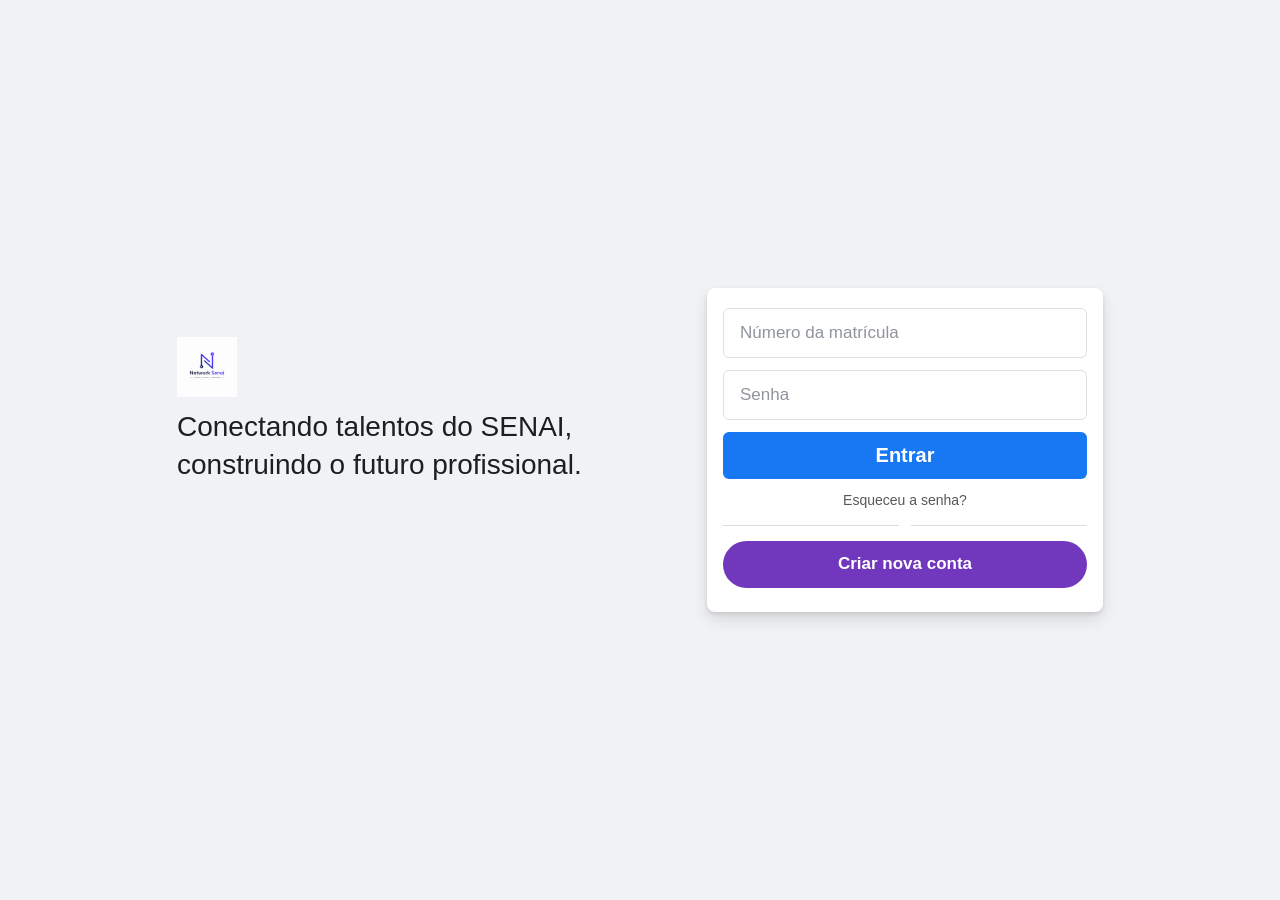
<file: conexaopro-html/index.html>
<!DOCTYPE html>
<html lang="pt-BR">
<head>
  <meta charset="UTF-8" />
  <meta name="viewport" content="width=device-width, initial-scale=1.0" />
  <title>ConexãoPro - Entrar</title>
  <meta name="description" content="Rede social da comunidade SENAI" />
  <link rel="stylesheet" href="css/style.css" />
</head>
<body>
  <main class="login-page">
    <div class="login-container">
      <!-- Coluna Esquerda - Marca -->
      <div class="login-hero">
        <div class="login-hero-logo">
          <img src="assets/logo.png" alt="ConexãoPro" />
        </div>
        <p class="slogan">Conectando talentos do SENAI, construindo o futuro profissional.</p>
      </div>

      <!-- Coluna Direita - Formulário -->
      <div class="login-card-wrapper">
        <div class="login-card">
          <form id="loginForm" class="login-form">
            <div class="input-group">
              <input
                id="matricula"
                name="matricula"
                type="text"
                inputmode="numeric"
                placeholder="Número da matrícula"
              />
            </div>

            <div class="input-group">
              <input
                id="senhaLogin"
                name="senhaLogin"
                type="password"
                placeholder="Senha"
              />
            </div>

            <div id="errorMessage" class="error-message" style="display: none;"></div>

            <button id="loginBtn" type="submit" class="btn-login">
              <span id="btnText">Entrar</span>
            </button>

            <a href="#" class="forgot-password">Esqueceu a senha?</a>

            <div class="login-divider"></div>

            <a href="cadastro.html" class="btn-create-account">Criar nova conta</a>
          </form>
        </div>
    </div>
  </main>

  <!-- Scripts -->
  <script src="js/database.js"></script>
  <script src="js/login.js"></script>
</body>
</html>
</file>
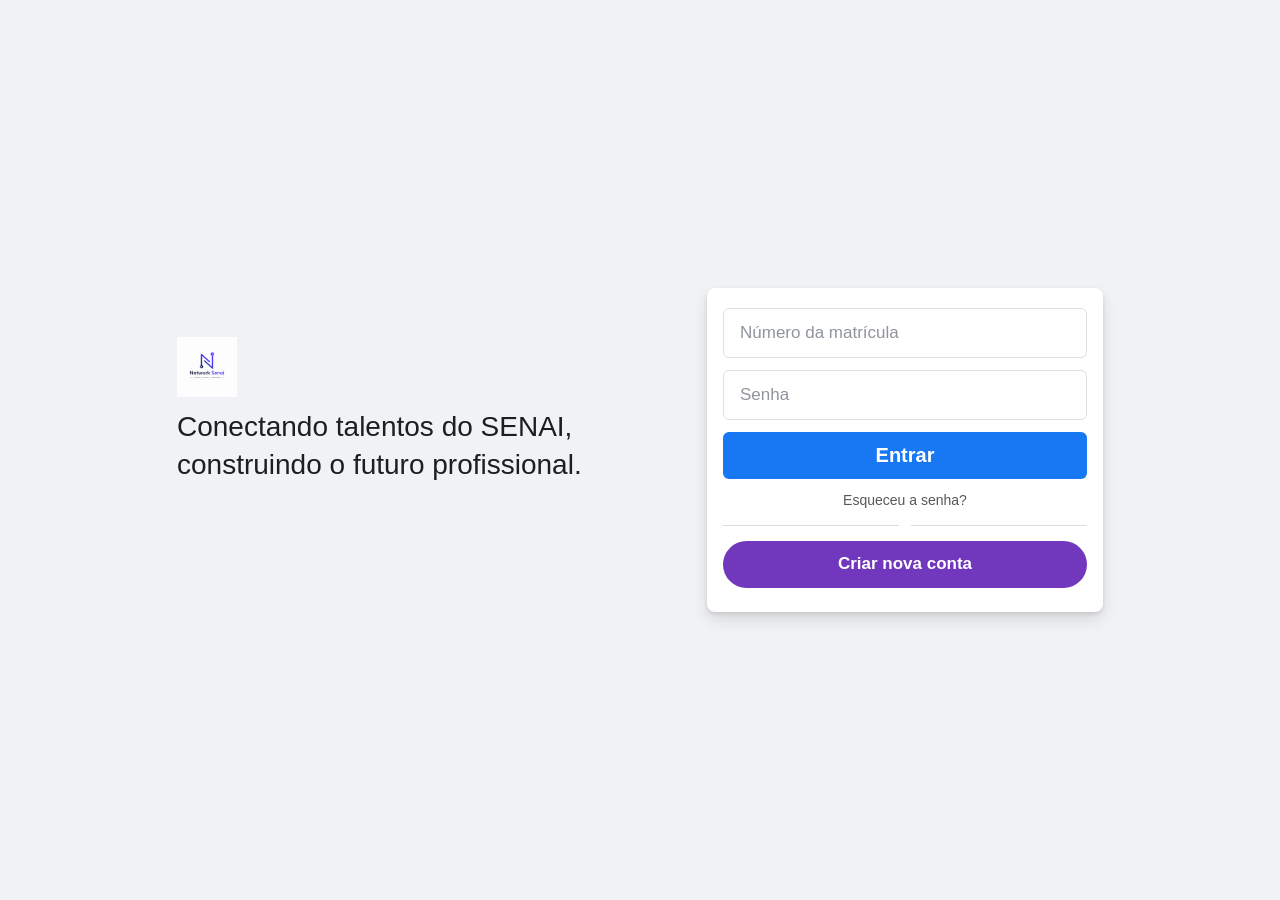
<file: conexaopro-html/admin.html>
<!DOCTYPE html>
<html lang="pt-BR">
<head>
  <meta charset="UTF-8" />
  <meta name="viewport" content="width=device-width, initial-scale=1.0" />
  <title>ConexãoPro - Painel Administrativo</title>
  <link rel="stylesheet" href="css/style.css" />
  <style>
    /* Layout Admin */
    .admin-page { min-height: 100vh; background: #f0f2f5; }
    .admin-container { max-width: 1100px; margin: 76px auto 20px; padding: 0 16px; }

    .admin-header-card { background: #fff; border-radius: 8px; box-shadow: 0 1px 2px rgba(0,0,0,.1); padding: 20px 24px; margin-bottom: 16px; display: flex; align-items: center; justify-content: space-between; flex-wrap: wrap; gap: 12px; }
    .admin-header-card h1 { font-size: 24px; font-weight: 700; color: #1c1e21; margin: 0; }
    .admin-header-card h1 span { color: #1877f2; }
    .admin-header-card p { font-size: 14px; color: #606770; margin: 4px 0 0; }
    .admin-header-actions { display: flex; gap: 8px; flex-wrap: wrap; }

    .btn-admin { padding: 8px 20px; border: none; border-radius: 6px; font-size: 14px; font-weight: 600; cursor: pointer; transition: all .2s; text-decoration: none; display: inline-flex; align-items: center; gap: 6px; }
    .btn-admin-primary { background: #1877f2; color: #fff; }
    .btn-admin-primary:hover { background: #166fe5; }
    .btn-admin-success { background: #42b72a; color: #fff; }
    .btn-admin-success:hover { background: #36a420; }
    .btn-admin-danger { background: #c62828; color: #fff; }
    .btn-admin-danger:hover { background: #b71c1c; }
    .btn-admin-outline { background: transparent; border: 1px solid #dadde1; color: #606770; }
    .btn-admin-outline:hover { background: #f0f2f5; }

    /* Estatísticas */
    .stats-grid { display: grid; grid-template-columns: repeat(3, 1fr); gap: 16px; margin-bottom: 16px; }
    .stat-card { background: #fff; border-radius: 8px; box-shadow: 0 1px 2px rgba(0,0,0,.1); padding: 20px; text-align: center; transition: transform .2s; }
    .stat-card:hover { transform: translateY(-2px); }
    .stat-card .stat-number { font-size: 32px; font-weight: 700; color: #1877f2; }
    .stat-card .stat-label { font-size: 14px; color: #606770; margin-top: 4px; }
    .stat-card:nth-child(2) .stat-number { color: #42b72a; }
    .stat-card:nth-child(3) .stat-number { color: #f59e0b; }

    /* Abas de gerenciamento */
    .admin-tabs { display: flex; gap: 4px; margin-bottom: 16px; background: #fff; border-radius: 8px; box-shadow: 0 1px 2px rgba(0,0,0,.1); padding: 4px; }
    .admin-tab-btn { flex: 1; padding: 12px 16px; border: none; background: transparent; border-radius: 6px; font-size: 14px; font-weight: 600; color: #606770; cursor: pointer; transition: all .2s; }
    .admin-tab-btn:hover { background: #f0f2f5; }
    .admin-tab-btn.active { background: #1877f2; color: #fff; }

    .admin-tab-content { display: none; }
    .admin-tab-content.active { display: block; }

    /* Formulário */
    .admin-form { background: #fff; border-radius: 8px; box-shadow: 0 1px 2px rgba(0,0,0,.1); padding: 24px; margin-bottom: 16px; }
    .admin-form h3 { font-size: 18px; font-weight: 600; color: #1c1e21; margin-bottom: 16px; padding-bottom: 12px; border-bottom: 1px solid #dadde1; }
    .form-row { display: grid; grid-template-columns: 1fr 1fr; gap: 12px; }
    .form-row-3 { display: grid; grid-template-columns: 1fr 1fr 1fr; gap: 12px; }
    .admin-form .form-group { margin-bottom: 12px; }
    .admin-form .form-group label { display: block; font-size: 13px; font-weight: 500; color: #606770; margin-bottom: 4px; }
    .admin-form .form-group input,
    .admin-form .form-group select,
    .admin-form .form-group textarea { width: 100%; padding: 10px 12px; border: 1px solid #dddfe2; border-radius: 6px; font-size: 14px; outline: none; transition: border-color .2s; font-family: inherit; color: #1c1e21; }
    .admin-form .form-group input:focus,
    .admin-form .form-group select:focus,
    .admin-form .form-group textarea:focus { border-color: #1877f2; box-shadow: 0 0 0 2px rgba(24,119,242,.2); }
    .admin-form .form-group textarea { resize: vertical; min-height: 80px; }

    .btn-submit { padding: 10px 24px; background: #42b72a; color: #fff; border: none; border-radius: 6px; font-size: 15px; font-weight: 600; cursor: pointer; transition: background .2s; }
    .btn-submit:hover { background: #36a420; }

    /* Lista de itens */
    .admin-list { background: #fff; border-radius: 8px; box-shadow: 0 1px 2px rgba(0,0,0,.1); padding: 16px; }
    .admin-list h3 { font-size: 16px; font-weight: 600; color: #1c1e21; margin-bottom: 12px; padding-bottom: 8px; border-bottom: 1px solid #dadde1; }

    .admin-item { display: flex; align-items: flex-start; justify-content: space-between; padding: 12px 16px; border-bottom: 1px solid #f0f2f5; gap: 12px; }
    .admin-item:last-child { border-bottom: none; }
    .admin-item-info { flex: 1; }
    .admin-item-info h4 { font-size: 15px; font-weight: 600; color: #1c1e21; margin-bottom: 2px; }
    .admin-item-info p { font-size: 13px; color: #606770; line-height: 1.4; }
    .admin-item-info .item-tags { margin-top: 4px; display: flex; flex-wrap: wrap; gap: 4px; }
    .admin-item-info .item-tag { display: inline-block; padding: 2px 8px; background: #e7f3ff; color: #1877f2; border-radius: 4px; font-size: 11px; font-weight: 500; }
    .admin-item-actions { display: flex; gap: 4px; flex-shrink: 0; }

    .btn-sm { padding: 6px 12px; font-size: 12px; border: none; border-radius: 4px; cursor: pointer; font-weight: 500; transition: all .2s; }
    .btn-sm-edit { background: #e7f3ff; color: #1877f2; }
    .btn-sm-edit:hover { background: #d0e4ff; }
    .btn-sm-delete { background: #ffebee; color: #c62828; }
    .btn-sm-delete:hover { background: #ffcdd2; }

    .empty-list { text-align: center; padding: 40px; color: #90949c; font-size: 14px; }

    /* Sucesso/erro */
    .admin-msg { padding: 10px 14px; border-radius: 6px; font-size: 13px; margin-bottom: 12px; display: none; }
    .admin-msg.success { background: #e8f5e9; color: #2e7d32; display: block; }
    .admin-msg.error { background: #ffebee; color: #c62828; display: block; }

    /* Usuários */
    .user-item { display: flex; align-items: center; justify-content: space-between; padding: 10px 16px; border-bottom: 1px solid #f0f2f5; }
    .user-item:last-child { border-bottom: none; }
    .user-item-info { display: flex; align-items: center; gap: 12px; }
    .user-avatar-sm { width: 36px; height: 36px; border-radius: 50%; background: #1877f2; color: #fff; display: flex; align-items: center; justify-content: center; font-weight: 700; font-size: 14px; flex-shrink: 0; }
    .user-item-name { font-size: 14px; font-weight: 500; color: #1c1e21; }
    .user-item-cargo { font-size: 12px; color: #606770; text-transform: capitalize; }
    .user-item-cargo.admin-badge { color: #1877f2; font-weight: 600; }

    @media(max-width:768px){
      .stats-grid { grid-template-columns: 1fr; }
      .form-row, .form-row-3 { grid-template-columns: 1fr; }
      .admin-tabs { flex-direction: column; }
    }
  </style>
</head>
<body>
  <div class="admin-page">
    <header class="feed-header">
      <div class="header-inner">
        <div class="header-logo"><img src="assets/logo.png" alt="ConexãoPro" class="logo-img" /></div>
        <div class="header-actions">
          <div class="header-user-info">
            <p id="userNome" class="header-user-name"></p>
            <p id="userCargo" class="header-user-cargo"></p>
          </div>
          <div id="avatarInicial" class="header-avatar"></div>
          <a href="feed.html" class="btn-sair" style="border-color:#1877f2;color:#1877f2;">Feed</a>
          <button id="sairBtn" class="btn-sair">Sair</button>
        </div>
    </header>

    <div class="admin-container">
      <!-- Header Admin -->
      <div class="admin-header-card">
        <div>
          <h1>⚙️ Painel <span>Administrativo</span></h1>
          <p>Gerencie cursos, projetos e vagas do ConexãoPro</p>
        </div>
        <div class="admin-header-actions">
          <a href="cursos.html" class="btn-admin btn-admin-outline">🎓 Cursos</a>
          <a href="projetos.html" class="btn-admin btn-admin-outline">📁 Projetos</a>
          <a href="vagas.html" class="btn-admin btn-admin-outline">💼 Vagas</a>
        </div>

      <!-- Estatísticas -->
      <div class="stats-grid">
        <div class="stat-card">
          <div class="stat-number" id="totalCursos">0</div>
          <div class="stat-label">🎓 Cursos</div>
        <div class="stat-card">
          <div class="stat-number" id="totalProjetos">0</div>
          <div class="stat-label">📁 Projetos</div>
        <div class="stat-card">
          <div class="stat-number" id="totalVagas">0</div>
          <div class="stat-label">💼 Vagas</div>
      </div>

      <!-- Abas -->
      <div class="admin-tabs">
        <button class="admin-tab-btn active" data-tab="cursos">🎓 Cursos</button>
        <button class="admin-tab-btn" data-tab="projetos">📁 Projetos</button>
        <button class="admin-tab-btn" data-tab="vagas">💼 Vagas</button>
        <button class="admin-tab-btn" data-tab="usuarios">👥 Usuários</button>
      </div>

      <!-- ===== ABA CURSOS ===== -->
      <div id="admin-tab-cursos" class="admin-tab-content active">
        <div class="admin-form">
          <h3>➕ Adicionar Novo Curso</h3>
          <div id="msgCurso" class="admin-msg"></div>
          <div class="form-row">
            <div class="form-group">
              <label for="cursoNome">Nome do curso</label>
              <input id="cursoNome" type="text" placeholder="Ex: Desenvolvimento de Sistemas" />
            </div>
            <div class="form-group">
              <label for="cursoDuracao">Duração</label>
              <input id="cursoDuracao" type="text" placeholder="Ex: 2 anos, 18 meses" />
            </div>
          <div class="form-row">
            <div class="form-group">
              <label for="cursoIcone">Ícone (emoji)</label>
              <input id="cursoIcone" type="text" placeholder="Ex: 💻, ⚙️, 🔌" value="📚" />
            </div>
            <div class="form-group">
              <label for="cursoDescricao">Descrição</label>
              <textarea id="cursoDescricao" placeholder="Descrição do curso..."></textarea>
            </div>
          <button id="btnAddCurso" class="btn-submit">➕ Adicionar Curso</button>
        </div>

        <div class="admin-list">
          <h3>📋 Cursos Cadastrados</h3>
          <div id="listaCursos"></div>
      </div>

      <!-- ===== ABA PROJETOS ===== -->
      <div id="admin-tab-projetos" class="admin-tab-content">
        <div class="admin-form">
          <h3>➕ Adicionar Novo Projeto</h3>
          <div id="msgProjeto" class="admin-msg"></div>
          <div class="form-row">
            <div class="form-group">
              <label for="projetoTitulo">Título do projeto</label>
              <input id="projetoTitulo" type="text" placeholder="Ex: App de Monitoramento" />
            </div>
            <div class="form-group">
              <label for="projetoCurso">Curso relacionado</label>
              <input id="projetoCurso" type="text" placeholder="Ex: Mecatrônica" />
            </div>
          <div class="form-row">
            <div class="form-group">
              <label for="projetoIntegrantes">Número de integrantes</label>
              <input id="projetoIntegrantes" type="number" placeholder="Ex: 4" min="1" value="1" />
            </div>
            <div class="form-group">
              <label for="projetoDescricao">Descrição</label>
              <textarea id="projetoDescricao" placeholder="Descrição do projeto..."></textarea>
            </div>
          <button id="btnAddProjeto" class="btn-submit">➕ Adicionar Projeto</button>
        </div>

        <div class="admin-list">
          <h3>📋 Projetos Cadastrados</h3>
          <div id="listaProjetos"></div>
      </div>

      <!-- ===== ABA VAGAS ===== -->
      <div id="admin-tab-vagas" class="admin-tab-content">
        <div class="admin-form">
          <h3>➕ Adicionar Nova Vaga</h3>
          <div id="msgVaga" class="admin-msg"></div>
          <div class="form-row">
            <div class="form-group">
              <label for="vagaTitulo">Título da vaga</label>
              <input id="vagaTitulo" type="text" placeholder="Ex: Estágio em Desenvolvimento" />
            </div>
            <div class="form-group">
              <label for="vagaEmpresa">Empresa</label>
              <input id="vagaEmpresa" type="text" placeholder="Nome da empresa" />
            </div>
          <div class="form-row-3">
            <div class="form-group">
              <label for="vagaLocal">Local</label>
              <input id="vagaLocal" type="text" placeholder="Ex: São Paulo - SP" />
            </div>
            <div class="form-group">
              <label for="vagaTipo">Tipo</label>
              <select id="vagaTipo">
                <option value="Estágio">Estágio</option>
                <option value="Aprendiz">Aprendiz</option>
                <option value="CLT">CLT</option>
                <option value="PJ">PJ</option>
                <option value="Temporário">Temporário</option>
              </select>
            </div>
          <div class="form-group">
            <label for="vagaDescricao">Descrição</label>
            <textarea id="vagaDescricao" placeholder="Descrição da vaga, requisitos, benefícios..."></textarea>
          </div>
          <button id="btnAddVaga" class="btn-submit">➕ Adicionar Vaga</button>
        </div>

        <div class="admin-list">
          <h3>📋 Vagas Cadastradas</h3>
          <div id="listaVagas"></div>
      </div>

      <!-- ===== ABA USUÁRIOS ===== -->
      <div id="admin-tab-usuarios" class="admin-tab-content">
        <div class="admin-form">
          <h3>👥 Gerenciar Usuários</h3>
          <div id="msgUsuario" class="admin-msg"></div>
          <p style="font-size:14px;color:#606770;margin-bottom:12px;">Você pode promover um usuário a <strong>Administrador</strong> para dar acesso a este painel.</p>
          <div id="listaUsuarios"></div>
      </div>
  </div>

  <script src="js/database.js"></script>
  <script src="js/admin.js"></script>
</body>
</html>
</file>
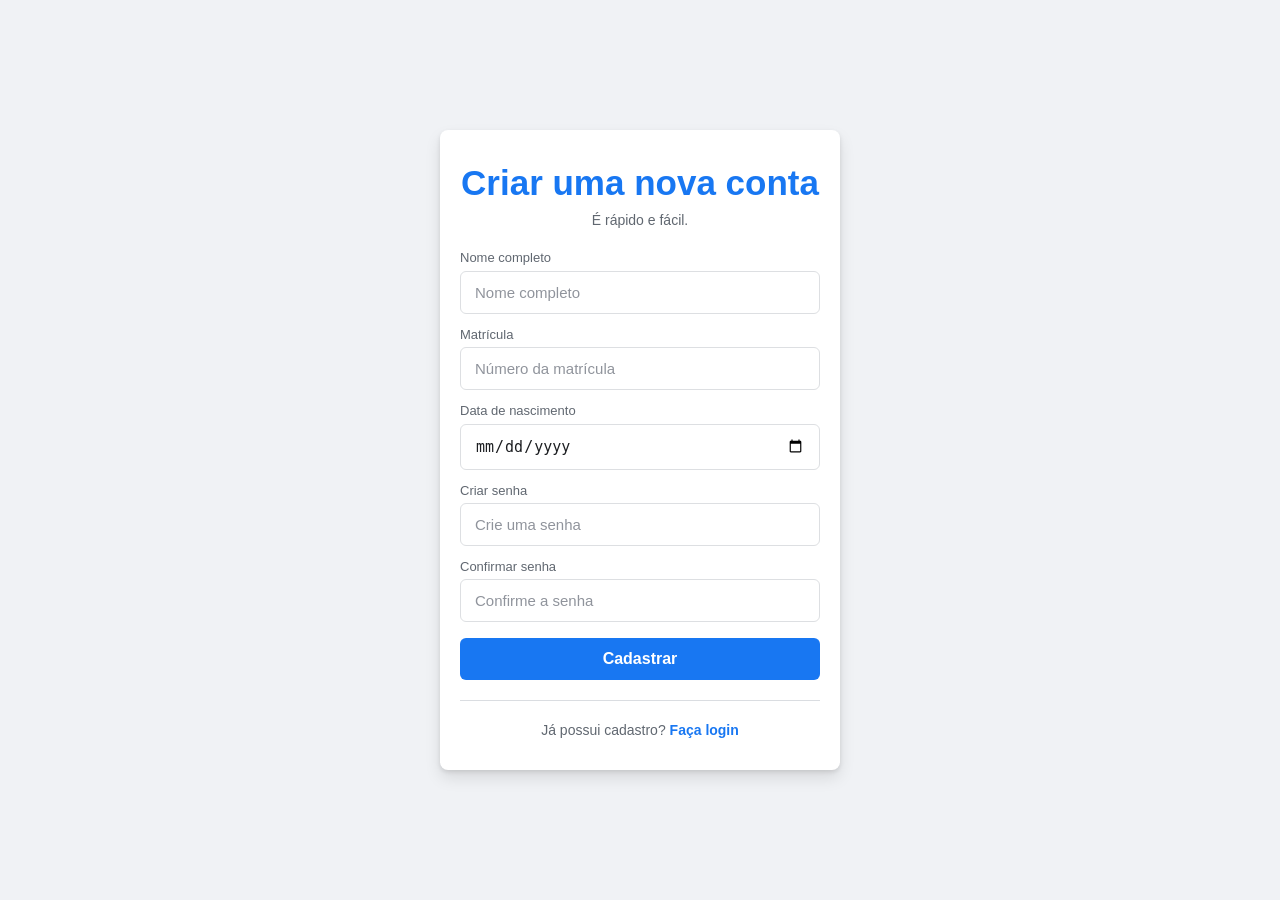
<file: conexaopro-html/cadastro.html>
<!DOCTYPE html>
<html lang="pt-BR">
<head>
  <meta charset="UTF-8" />
  <meta name="viewport" content="width=device-width, initial-scale=1.0" />
  <title>ConexãoPro - Cadastro</title>
  <meta name="description" content="Rede social da comunidade SENAI" />
  <link rel="stylesheet" href="css/style.css" />
</head>
<body>
  <main class="cadastro-page">
    <section class="cadastro-card">
      <div class="cadastro-header">
        <h1>Criar uma nova conta</h1>
        <p>É rápido e fácil.</p>
      </div>

      <form id="cadastroForm" class="cadastro-form">
        <div class="form-group">
          <label for="nome">Nome completo</label>
          <input
            id="nome"
            name="nome"
            type="text"
            placeholder="Nome completo"
          />
        </div>

        <div class="form-group">
          <label for="matricula">Matrícula</label>
          <input
            id="matricula"
            name="matricula"
            type="text"
            placeholder="Número da matrícula"
          />
        </div>

        <div class="form-group">
          <label for="dataNascimento">Data de nascimento</label>
          <input
            id="dataNascimento"
            name="dataNascimento"
            type="date"
          />
        </div>

        <div class="form-group">
          <label for="senhaCadastro">Criar senha</label>
          <input
            id="senhaCadastro"
            name="senhaCadastro"
            type="password"
            placeholder="Crie uma senha"
          />
        </div>

        <div class="form-group">
          <label for="confirmarSenha">Confirmar senha</label>
          <input
            id="confirmarSenha"
            name="confirmarSenha"
            type="password"
            placeholder="Confirme a senha"
          />
        </div>

        <div id="errorMessage" class="error-message" style="display: none;"></div>
        <div id="successMessage" class="success-message" style="display: none;"></div>

        <button id="cadastroBtn" type="submit" class="btn-primary">
          <span id="btnText">Cadastrar</span>
        </button>
      </form>

      <p class="login-footer">
        Já possui cadastro? <a href="index.html">Faça login</a>
      </p>
    </section>
  </main>

  <!-- Scripts -->
  <script src="js/matriculas.js"></script>
  <script src="js/database.js"></script>
  <script src="js/cadastro.js"></script>
</body>
</html>
</file>
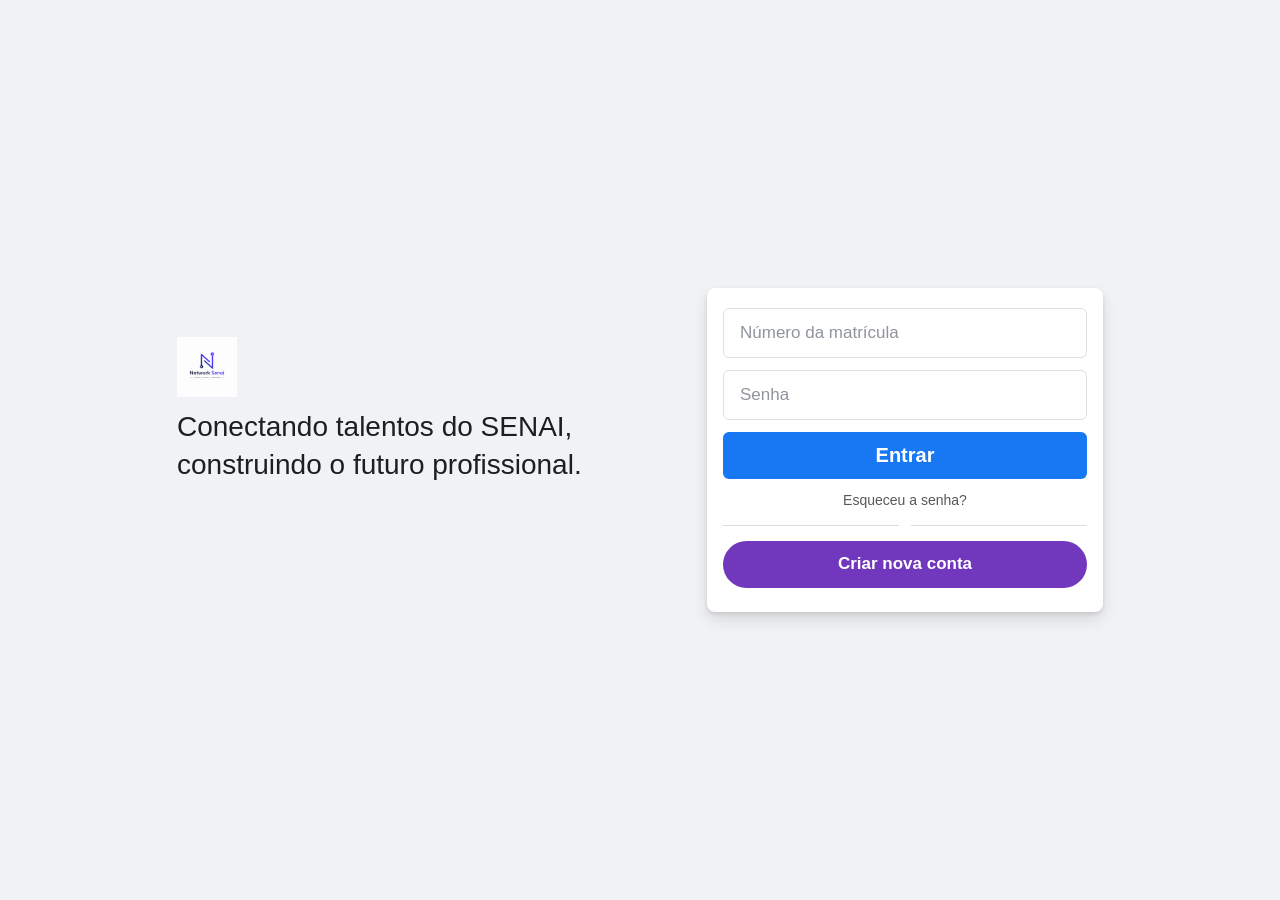
<file: conexaopro-html/cursos.html>
<!DOCTYPE html>
<html lang="pt-BR">
<head>
  <meta charset="UTF-8" />
  <meta name="viewport" content="width=device-width, initial-scale=1.0" />
  <title>ConexãoPro - Cursos</title>
  <link rel="stylesheet" href="css/style.css" />
  <style>
    .page-header { background:#fff; border-radius:8px; box-shadow:0 1px 2px rgba(0,0,0,.1); padding:16px 20px; margin-bottom:16px; display:flex; align-items:center; justify-content:space-between; flex-wrap:wrap; gap:12px; }
    .page-header h1 { font-size:22px; font-weight:700; color:#1877f2; margin:0; }
    .page-header a { padding:8px 16px; background:#1877f2; color:#fff; border-radius:6px; font-size:14px; font-weight:600; text-decoration:none; }
    .page-header a:hover { background:#166fe5; }
    .cursos-grid { display:grid; grid-template-columns:1fr 1fr; gap:16px; }
    .curso-card { background:#fff; border-radius:8px; box-shadow:0 1px 2px rgba(0,0,0,.1); padding:24px; transition:box-shadow .2s,transform .2s; border-left:4px solid #1877f2; }
    .curso-card:hover { box-shadow:0 4px 12px rgba(0,0,0,.15); transform:translateY(-2px); }
    .curso-icon { font-size:40px; margin-bottom:12px; }
    .curso-card h3 { font-size:18px; font-weight:600; color:#1c1e21; margin-bottom:8px; }
    .curso-card p { font-size:14px; color:#606770; line-height:1.5; margin-bottom:12px; }
    .curso-tag { display:inline-block; padding:4px 12px; background:#e7f3ff; color:#1877f2; border-radius:4px; font-size:13px; font-weight:500; }
    .banner-cursos { background:linear-gradient(135deg,#1877f2,#42b72a); border-radius:8px; padding:32px; color:#fff; margin-bottom:16px; text-align:center; }
    .banner-cursos h2 { font-size:26px; font-weight:700; margin-bottom:4px; }
    .banner-cursos p { font-size:15px; opacity:.9; }
    @media(max-width:768px){ .cursos-grid { grid-template-columns:1fr; } }
  </style>
</head>
<body>
  <div class="feed-page">
    <header class="feed-header">
      <div class="header-inner">
        <div class="header-logo"><img src="assets/logo.png" alt="ConexãoPro" class="logo-img" /></div>
        <div class="header-actions">
          <div class="header-user-info"><p id="userNome" class="header-user-name"></p><p id="userCargo" class="header-user-cargo"></p></div>
          <div id="avatarInicial" class="header-avatar" title="Meu perfil"></div>
          <button id="sairBtn" class="btn-sair">Sair</button>
        </div>
    </header>
    <div style="max-width:900px;margin:76px auto 20px;padding:0 16px;">
      <div class="page-header">
        <h1>🎓 Cursos SENAI Barreto</h1>
        <a href="feed.html">← Voltar ao Feed</a>
      </div>
      <div class="banner-cursos">
        <h2>Invista no seu futuro profissional</h2>
        <p>Conheça os cursos oferecidos pelo SENAI Barreto e prepare-se para o mercado de trabalho</p>
      </div>
      <div id="cursosContainer" class="cursos-grid"></div>
  </div>
  <script src="js/database.js"></script>
  <script>
    document.addEventListener('DOMContentLoaded', function(){
      var sessao = Database.auth.usuarioAtual();
      if(!sessao){ window.location.href='index.html'; return; }
      document.getElementById('userNome').textContent = sessao.nome;
      document.getElementById('userCargo').textContent = sessao.cargo || 'aluno';
      document.getElementById('avatarInicial').textContent = sessao.nome.charAt(0).toUpperCase();
      var container = document.getElementById('cursosContainer');
      var cursos = Database.cursos;
      for(var i=0;i<cursos.length;i++){
        var c = cursos[i];
        var card = document.createElement('div');
        card.className = 'curso-card';
        card.innerHTML = '<div class="curso-icon">'+c.icone+'</div><h3>'+escapeHtml(c.nome)+'</h3><p>'+escapeHtml(c.descricao)+'</p><div><span class="curso-tag">⏱ '+c.duracao+'</span></div>';
        container.appendChild(card);
      }
      document.getElementById('sairBtn').addEventListener('click',function(){ Database.auth.logout(); window.location.href='index.html'; });
    });
    function escapeHtml(t){ var d=document.createElement('div'); d.textContent=t; return d.innerHTML; }
  </script>
</body>
</html>
</file>
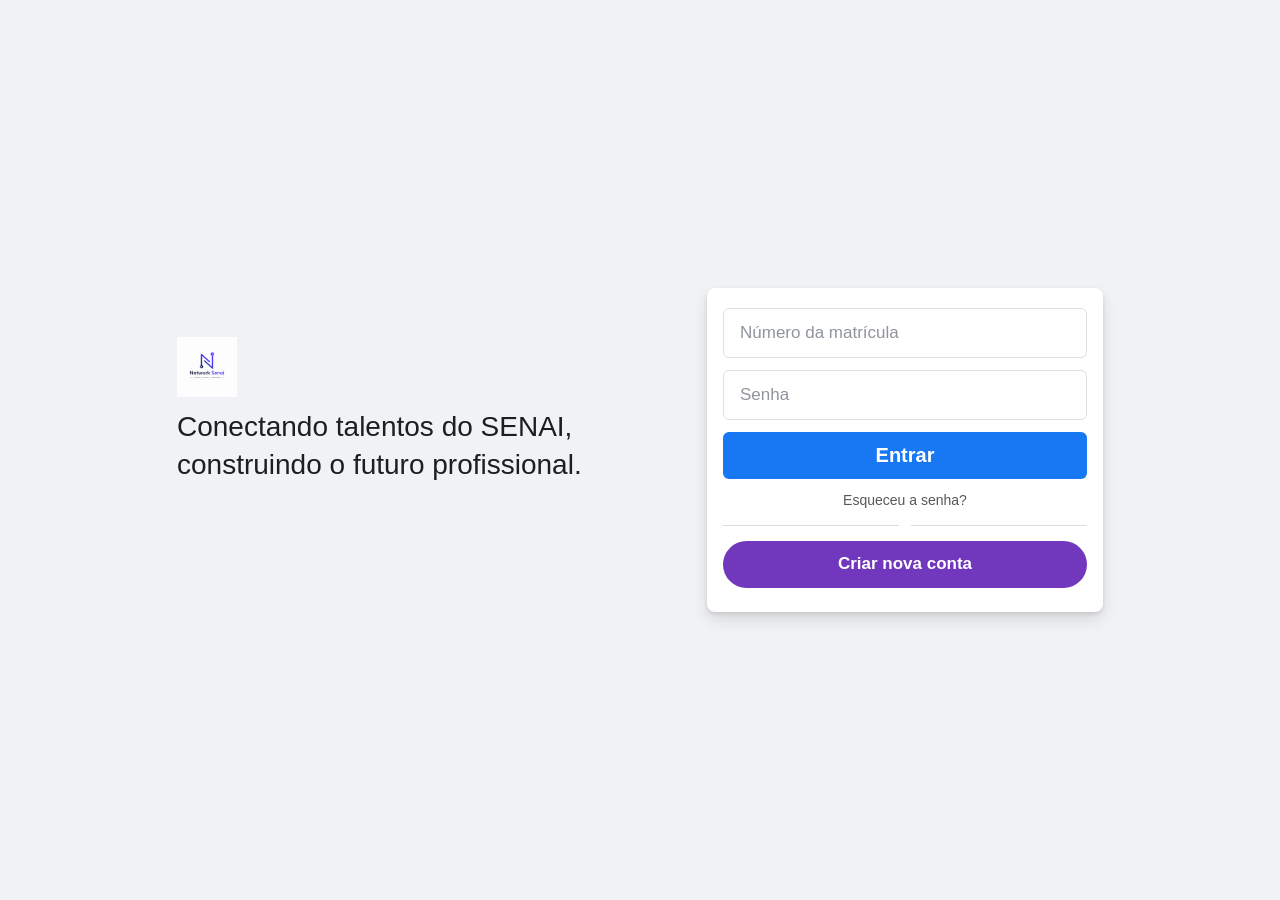
<file: conexaopro-html/feed.html>
<!DOCTYPE html>
<html lang="pt-BR">
<head>
  <meta charset="UTF-8" />
  <meta name="viewport" content="width=device-width, initial-scale=1.0" />
  <title>ConexãoPro</title>
  <meta name="description" content="Rede social da comunidade SENAI" />
  <link rel="stylesheet" href="css/style.css" />
</head>
<body>
  <!-- Tela de Carregamento -->
  <div id="loadingScreen" class="loading-screen">
    <p>Carregando...</p>
  </div>

  <!-- Feed Container (inicialmente oculto) -->
  <div id="feedContainer" class="feed-page" style="display: none;">

    <!-- Header fixo igual Facebook -->
    <header class="feed-header">
      <div class="header-inner">
        <div class="header-logo">
          <img src="assets/logo.png" alt="ConexãoPro" class="logo-img" />
        </div>
        <div class="header-search">
          <span class="search-icon">🔍</span>
          <input type="text" placeholder="Pesquisar no ConexãoPro" class="search-input" />
        </div>
        <div class="header-actions">
          <div class="header-user-info">
            <p id="userNome" class="header-user-name"></p>
            <p id="userCargo" class="header-user-cargo"></p>
          </div>
          <div id="avatarInicial" class="header-avatar" title="Meu perfil"></div>
          <button id="sairBtn" class="btn-sair">Sair</button>
        </div>
    </header>

    <!-- Grid Principal - 3 colunas estilo Facebook -->
    <div class="feed-grid">

      <!-- Sidebar Esquerda -->
      <aside class="sidebar sidebar-left-panel">
        <div class="sidebar-card">
          <div class="profile-mini">
            <div id="sideAvatar" class="side-avatar"></div>
            <div>
              <p id="sideNome" class="side-nome"></p>
              <p id="sideCargo" class="side-cargo"></p>
            </div>
          <nav class="nav-menu" id="navMenu">
            <button class="nav-btn active" data-tab="feed"><span>🏠</span> Feed</button>
            <button class="nav-btn" data-tab="perfil"><span>👤</span> Meu perfil</button>
            <button class="nav-btn" data-tab="cursos"><span>🎓</span> Cursos</button>
            <button class="nav-btn" data-tab="projetos"><span>📁</span> Projetos</button>
            <button class="nav-btn" data-tab="vagas"><span>💼</span> Vagas</button>
            <button class="nav-btn" id="adminNavBtn" style="display:none;" onclick="window.location.href='admin.html'"><span>⚙️</span> Admin</button>
          </nav>
        </div>
      </aside>

      <!-- Conteúdo Principal -->
      <section class="feed-content" id="mainContent">

        <!-- ===== ABA FEED ===== -->
        <div id="tab-feed" class="tab-content active-tab">
          <div class="publish-card">
            <div class="publish-area">
              <div id="publishAvatar" class="publish-avatar"></div>
              <div class="publish-input-area">
                <textarea id="postTextarea" placeholder="No que você está pensando?" rows="2" class="publish-textarea"></textarea>
                <div id="publishError" class="publish-error" style="display: none;"></div>
                <div class="publish-actions-bar">
                  <button id="publishBtn" class="btn-publicar">Publicar</button>
                  <div class="publish-icons">
                    <span>📷</span>
                    <span>🎥</span>
                    <span>📎</span>
                    <span>😊</span>
                  </div>
              </div>
          </div>
          <div id="postsContainer" class="posts-feed">
            <div class="empty-feed">Nenhuma publicação ainda. Seja o primeiro!</div>
        </div>

        <!-- ===== ABA PERFIL ===== -->
        <div id="tab-perfil" class="tab-content">
          <div class="profile-card">
            <div class="profile-cover"></div>
            <div class="profile-info">
              <div id="perfilAvatar" class="perfil-avatar-large"></div>
              <h2 id="perfilNome"></h2>
              <p id="perfilCargo"></p>
              <p id="perfilMatricula" class="perfil-detail"></p>
              <div class="perfil-stats">
                <div class="stat-item"><strong id="perfilPostsCount">0</strong> <span>publicações</span></div>
                <div class="stat-item"><strong>0</strong> <span>amigos</span></div>
                <div class="stat-item"><strong>0</strong> <span>curtidas</span></div>
            </div>
            <div class="profile-bio">
              <h3>Sobre</h3>
              <p id="perfilBio">Aluno dedicado do SENAI Barreto, sempre em busca de novos conhecimentos e desafios.</p>
            </div>
            <div class="profile-posts" id="perfilPosts">
              <h3>Minhas Publicações</h3>
              <div class="empty-feed">Você ainda não publicou nada.</div>
          </div>

        <!-- ===== ABA CURSOS ===== -->
        <div id="tab-cursos" class="tab-content">
          <div class="section-header">
            <h2>🎓 Cursos Disponíveis</h2>
            <p>Conheça os cursos oferecidos pelo SENAI Barreto</p>
          </div>
          <div id="cursosContainer" class="card-grid"></div>

        <!-- ===== ABA PROJETOS ===== -->
        <div id="tab-projetos" class="tab-content">
          <div class="section-header">
            <h2>📁 Projetos dos Alunos</h2>
            <p>Conheça os projetos desenvolvidos pela comunidade</p>
          </div>
          <div id="projetosContainer" class="card-grid"></div>

        <!-- ===== ABA VAGAS ===== -->
        <div id="tab-vagas" class="tab-content">
          <div class="section-header">
            <h2>💼 Vagas e Oportunidades</h2>
            <p>Encontre estágios, aprendizados e empregos</p>
          </div>
          <div id="vagasContainer" class="card-grid"></div>

      </section>

      <!-- Sidebar Direita -->
      <aside class="sidebar-right sidebar-right-panel">
        <div class="sidebar-card">
          <h2>Destaques</h2>
          <div class="highlights">
            <div class="highlight-card clickable" data-tab="cursos">
              <p class="highlight-card-title blue">🎓 Cursos</p>
              <p id="cursosCount">Carregando...</p>
            </div>
            <div class="highlight-card clickable" data-tab="projetos">
              <p class="highlight-card-title green">📁 Projetos</p>
              <p id="projetosCount">Carregando...</p>
            </div>
            <div class="highlight-card clickable" data-tab="vagas">
              <p class="highlight-card-title amber">💼 Vagas</p>
              <p id="vagasCount">Carregando...</p>
            </div>
        </div>
        <div class="sidebar-card">
          <h2>Últimos Alunos</h2>
          <div id="ultimosAlunos" class="alunos-list">
            <p class="text-muted">Carregando...</p>
          </div>
      </aside>

    </div><!-- /feed-grid -->
  </div><!-- /feedContainer -->

  <script src="js/database.js"></script>
  <script src="js/feed.js"></script>
</body>
</html>
</file>
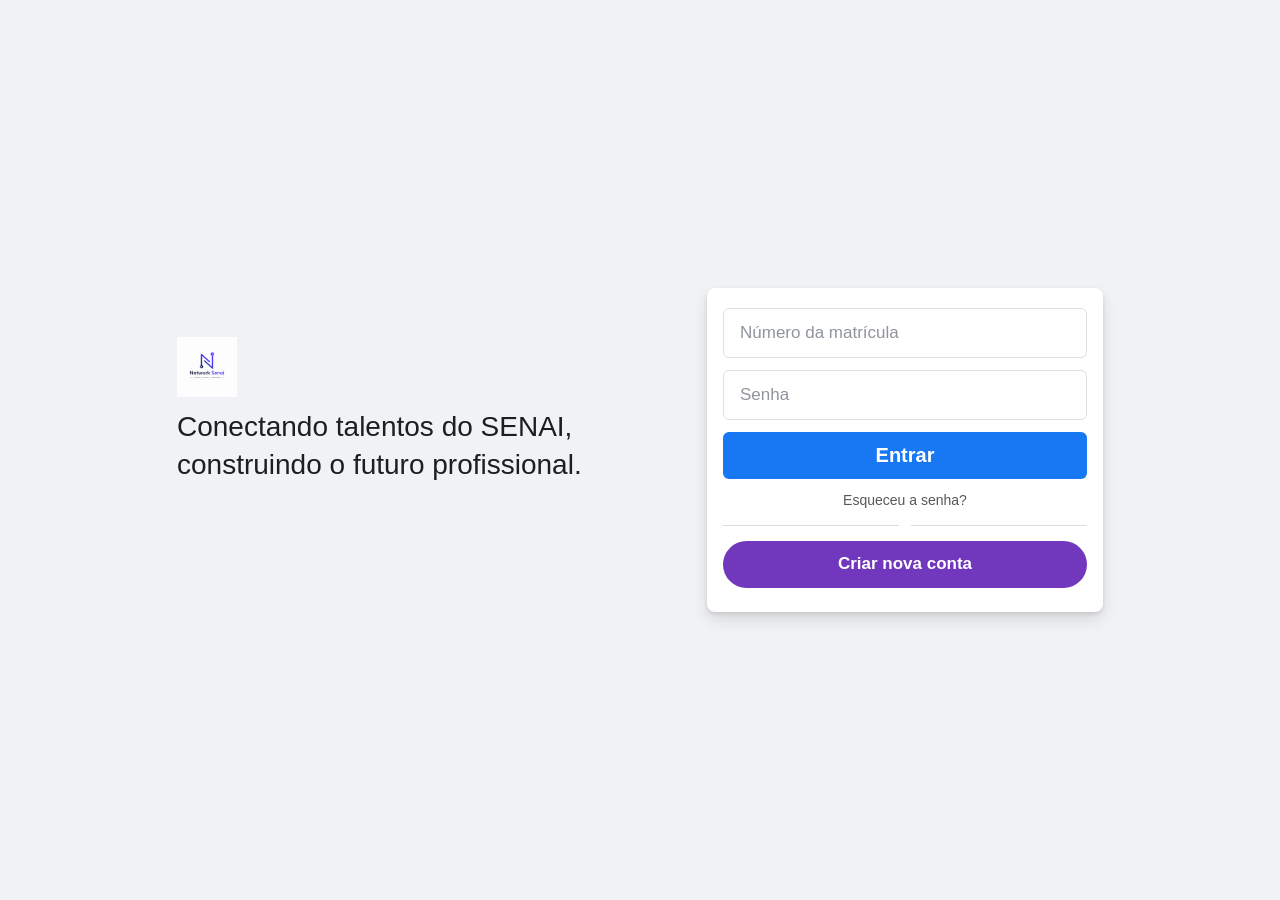
<file: conexaopro-html/perfil.html>
<!DOCTYPE html>
<html lang="pt-BR">
<head>
  <meta charset="UTF-8" />
  <meta name="viewport" content="width=device-width, initial-scale=1.0" />
  <title>ConexãoPro - Meu Perfil</title>
  <link rel="stylesheet" href="css/style.css" />
  <style>
    .page-header { background:#fff; border-radius:8px; box-shadow:0 1px 2px rgba(0,0,0,.1); padding:16px 20px; margin-bottom:16px; display:flex; align-items:center; justify-content:space-between; }
    .page-header h1 { font-size:22px; font-weight:700; color:#1877f2; margin:0; }
    .page-header a { padding:8px 16px; background:#1877f2; color:#fff; border-radius:6px; font-size:14px; font-weight:600; text-decoration:none; }
    .page-header a:hover { background:#166fe5; }
    .profile-card { background:#fff; border-radius:8px; box-shadow:0 1px 2px rgba(0,0,0,.1); overflow:hidden; }
    .profile-cover { height:250px; background:linear-gradient(135deg,#1877f2,#42b72a); }
    .profile-info-wrap { text-align:center; padding:0 24px 24px; margin-top:-50px; }
    .perfil-avatar-large { width:100px; height:100px; border-radius:50%; background:#1877f2; color:#fff; display:flex; align-items:center; justify-content:center; font-weight:700; font-size:40px; margin:0 auto 16px; border:4px solid #fff; box-shadow:0 2px 8px rgba(0,0,0,.15); }
    .profile-info-wrap h2 { font-size:28px; font-weight:700; color:#1c1e21; margin-bottom:4px; }
    .profile-info-wrap p { font-size:15px; color:#606770; margin-bottom:2px; }
    .perfil-detail { font-size:14px !important; color:#90949c !important; margin-top:4px !important; }
    .perfil-stats { display:flex; justify-content:center; gap:48px; margin-top:20px; padding:16px 0; border-top:1px solid #dadde1; border-bottom:1px solid #dadde1; max-width:500px; margin-left:auto; margin-right:auto; }
    .stat-item { text-align:center; }
    .stat-item strong { display:block; font-size:20px; color:#1c1e21; }
    .stat-item span { font-size:14px; color:#606770; }
    .profile-bio-section { padding:24px; }
    .profile-bio-section h3 { font-size:18px; font-weight:600; margin-bottom:8px; color:#1c1e21; }
    .profile-bio-section p { font-size:15px; color:#606770; line-height:1.6; }
    .profile-posts-section { padding:24px; border-top:1px solid #dadde1; }
    .profile-posts-section h3 { font-size:18px; font-weight:600; margin-bottom:16px; color:#1c1e21; }
    .perfil-post-item { padding:16px; background:#f0f2f5; border-radius:8px; margin-bottom:12px; }
    .perfil-post-content { font-size:15px; color:#1c1e21; margin-bottom:6px; line-height:1.5; }
    .perfil-post-meta { font-size:13px; color:#90949c; }
    @media(max-width:768px){ .perfil-stats { gap:24px; } }
  </style>
</head>
<body>
  <div class="feed-page">
    <header class="feed-header">
      <div class="header-inner">
        <div class="header-logo"><img src="assets/logo.png" alt="ConexãoPro" class="logo-img" /></div>
        <div class="header-actions">
          <div class="header-user-info"><p id="userNome" class="header-user-name"></p><p id="userCargo" class="header-user-cargo"></p></div>
          <div id="avatarInicial" class="header-avatar" title="Meu perfil"></div>
          <button id="sairBtn" class="btn-sair">Sair</button>
        </div>
    </header>
    <div style="max-width:800px;margin:76px auto 20px;padding:0 16px;">
      <div class="page-header">
        <h1>👤 Meu Perfil</h1>
        <a href="feed.html">← Voltar ao Feed</a>
      </div>
      <div class="profile-card">
        <div class="profile-cover"></div>
        <div class="profile-info-wrap">
          <div id="perfilAvatar" class="perfil-avatar-large"></div>
          <h2 id="perfilNome"></h2>
          <p id="perfilCargo"></p>
          <p id="perfilMatricula" class="perfil-detail"></p>
          <div class="perfil-stats">
            <div class="stat-item"><strong id="perfilPostsCount">0</strong><span>publicações</span></div>
            <div class="stat-item"><strong>0</strong><span>amigos</span></div>
            <div class="stat-item"><strong id="perfilCurtidasCount">0</strong><span>curtidas</span></div>
        </div>
        <div class="profile-bio-section">
          <h3>Sobre</h3>
          <p id="perfilBio">Aluno dedicado do SENAI Barreto, sempre em busca de novos conhecimentos e desafios.</p>
        </div>
        <div class="profile-posts-section" id="perfilPosts">
          <h3>Minhas Publicações</h3>
          <div class="empty-feed">Você ainda não publicou nada.</div>
      </div>
  </div>
  <script src="js/database.js"></script>
  <script>
    document.addEventListener('DOMContentLoaded', function(){
      var sessao = Database.auth.usuarioAtual();
      if(!sessao){ window.location.href='index.html'; return; }
      document.getElementById('userNome').textContent = sessao.nome;
      document.getElementById('userCargo').textContent = sessao.cargo || 'aluno';
      document.getElementById('avatarInicial').textContent = sessao.nome.charAt(0).toUpperCase();
      document.getElementById('perfilAvatar').textContent = sessao.nome.charAt(0).toUpperCase();
      document.getElementById('perfilNome').textContent = sessao.nome;
      document.getElementById('perfilCargo').textContent = sessao.cargo || 'aluno';
      document.getElementById('perfilMatricula').textContent = 'Matrícula: ' + (sessao.matricula || '');
      var todosPosts = Database.posts.listar();
      var meusPosts = [];
      var totalCurtidas = 0;
      for(var i=0;i<todosPosts.length;i++){
        if(todosPosts[i].userId === sessao.userId){ meusPosts.push(todosPosts[i]); totalCurtidas += (todosPosts[i].curtidas||0); }
      }
      document.getElementById('perfilPostsCount').textContent = meusPosts.length;
      document.getElementById('perfilCurtidasCount').textContent = totalCurtidas;
      var container = document.getElementById('perfilPosts');
      if(meusPosts.length===0){
        container.innerHTML = '<h3>Minhas Publicações</h3><div class="empty-feed">Você ainda não publicou nada.</div>';
      } else {
        var html = '<h3>Minhas Publicações ('+meusPosts.length+')</h3>';
        for(var i=0;i<meusPosts.length;i++){
          var p=meusPosts[i];
          var d=new Date(p.criadoEm);
          var dataFormatada = d.toLocaleDateString('pt-BR',{dateStyle:'short',timeStyle:'short'});
          html += '<div class="perfil-post-item"><div class="perfil-post-content">'+escapeHtml(p.conteudo)+'</div><div class="perfil-post-meta">'+dataFormatada+' · 👍 '+(p.curtidas||0)+'</div>';
        }
        container.innerHTML = html;
      }
      document.getElementById('sairBtn').addEventListener('click',function(){ Database.auth.logout(); window.location.href='index.html'; });
    });
    function escapeHtml(t){ var d=document.createElement('div'); d.textContent=t; return d.innerHTML; }
  </script>
</body>
</html>
</file>
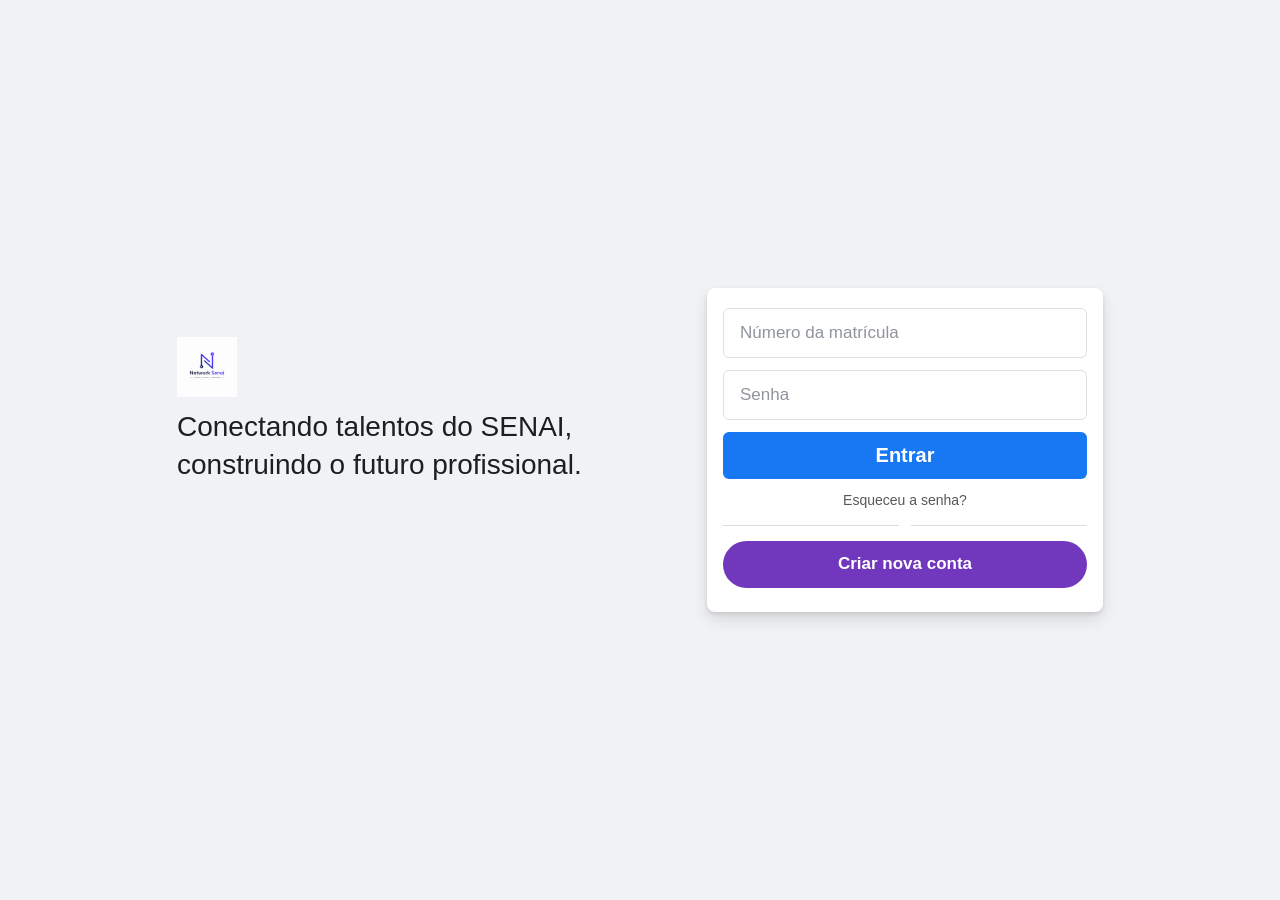
<file: conexaopro-html/projetos.html>
<!DOCTYPE html>
<html lang="pt-BR">
<head>
  <meta charset="UTF-8" />
  <meta name="viewport" content="width=device-width, initial-scale=1.0" />
  <title>ConexãoPro - Projetos</title>
  <link rel="stylesheet" href="css/style.css" />
  <style>
    .page-header { background:#fff; border-radius:8px; box-shadow:0 1px 2px rgba(0,0,0,.1); padding:16px 20px; margin-bottom:16px; display:flex; align-items:center; justify-content:space-between; flex-wrap:wrap; gap:12px; }
    .page-header h1 { font-size:22px; font-weight:700; color:#1877f2; margin:0; }
    .page-header a { padding:8px 16px; background:#1877f2; color:#fff; border-radius:6px; font-size:14px; font-weight:600; text-decoration:none; }
    .page-header a:hover { background:#166fe5; }
    .projetos-grid { display:grid; grid-template-columns:1fr 1fr; gap:16px; }
    .projeto-card { background:#fff; border-radius:8px; box-shadow:0 1px 2px rgba(0,0,0,.1); padding:24px; transition:box-shadow .2s,transform .2s; border-left:4px solid #42b72a; }
    .projeto-card:hover { box-shadow:0 4px 12px rgba(0,0,0,.15); transform:translateY(-2px); }
    .projeto-icon { font-size:40px; margin-bottom:12px; }
    .projeto-card h3 { font-size:18px; font-weight:600; color:#1c1e21; margin-bottom:8px; }
    .projeto-card p { font-size:14px; color:#606770; line-height:1.5; margin-bottom:12px; }
    .projeto-footer { display:flex; flex-wrap:wrap; gap:8px; align-items:center; }
    .projeto-tag { display:inline-block; padding:4px 12px; background:#e8f5e9; color:#2e7d32; border-radius:4px; font-size:13px; font-weight:500; }
    .projeto-tag-integrantes { display:inline-block; padding:4px 12px; background:#fff3e0; color:#e65100; border-radius:4px; font-size:13px; font-weight:500; }
    .banner-projetos { background:linear-gradient(135deg,#42b72a,#1877f2); border-radius:8px; padding:32px; color:#fff; margin-bottom:16px; text-align:center; }
    .banner-projetos h2 { font-size:26px; font-weight:700; margin-bottom:4px; }
    .banner-projetos p { font-size:15px; opacity:.9; }
    .btn-novo-projeto { display:inline-block; padding:10px 24px; background:#fff; color:#42b72a; border-radius:6px; font-weight:600; font-size:14px; text-decoration:none; margin-top:12px; transition:opacity .2s; }
    .btn-novo-projeto:hover { opacity:.9; }
    @media(max-width:768px){ .projetos-grid { grid-template-columns:1fr; } }
  </style>
</head>
<body>
  <div class="feed-page">
    <header class="feed-header">
      <div class="header-inner">
        <div class="header-logo"><img src="assets/logo.png" alt="ConexãoPro" class="logo-img" /></div>
        <div class="header-actions">
          <div class="header-user-info"><p id="userNome" class="header-user-name"></p><p id="userCargo" class="header-user-cargo"></p></div>
          <div id="avatarInicial" class="header-avatar" title="Meu perfil"></div>
          <button id="sairBtn" class="btn-sair">Sair</button>
        </div>
    </header>
    <div style="max-width:900px;margin:76px auto 20px;padding:0 16px;">
      <div class="page-header">
        <h1>📁 Projetos dos Alunos</h1>
        <a href="feed.html">← Voltar ao Feed</a>
      </div>
      <div class="banner-projetos">
        <h2>Compartilhe seus projetos com a comunidade</h2>
        <p>Conheça os trabalhos desenvolvidos pelos alunos do SENAI Barreto</p>
        <a href="feed.html" class="btn-novo-projeto">+ Compartilhe seu projeto no Feed</a>
      </div>
      <div id="projetosContainer" class="projetos-grid"></div>
  </div>
  <script src="js/database.js"></script>
  <script>
    document.addEventListener('DOMContentLoaded', function(){
      var sessao = Database.auth.usuarioAtual();
      if(!sessao){ window.location.href='index.html'; return; }
      document.getElementById('userNome').textContent = sessao.nome;
      document.getElementById('userCargo').textContent = sessao.cargo || 'aluno';
      document.getElementById('avatarInicial').textContent = sessao.nome.charAt(0).toUpperCase();
      var container = document.getElementById('projetosContainer');
      var projetos = Database.projetosExemplo;
      for(var i=0;i<projetos.length;i++){
        var p = projetos[i];
        var card = document.createElement('div');
        card.className = 'projeto-card';
        card.innerHTML = '<div class="projeto-icon">🚀</div><h3>'+escapeHtml(p.titulo)+'</h3><p>'+escapeHtml(p.descricao)+'</p><div class="projeto-footer"><span class="projeto-tag">🎓 '+escapeHtml(p.curso)+'</span><span class="projeto-tag-integrantes">👥 '+p.integrantes+' integrantes</span></div>';
        container.appendChild(card);
      }
      document.getElementById('sairBtn').addEventListener('click',function(){ Database.auth.logout(); window.location.href='index.html'; });
    });
    function escapeHtml(t){ var d=document.createElement('div'); d.textContent=t; return d.innerHTML; }
  </script>
</body>
</html>
</file>
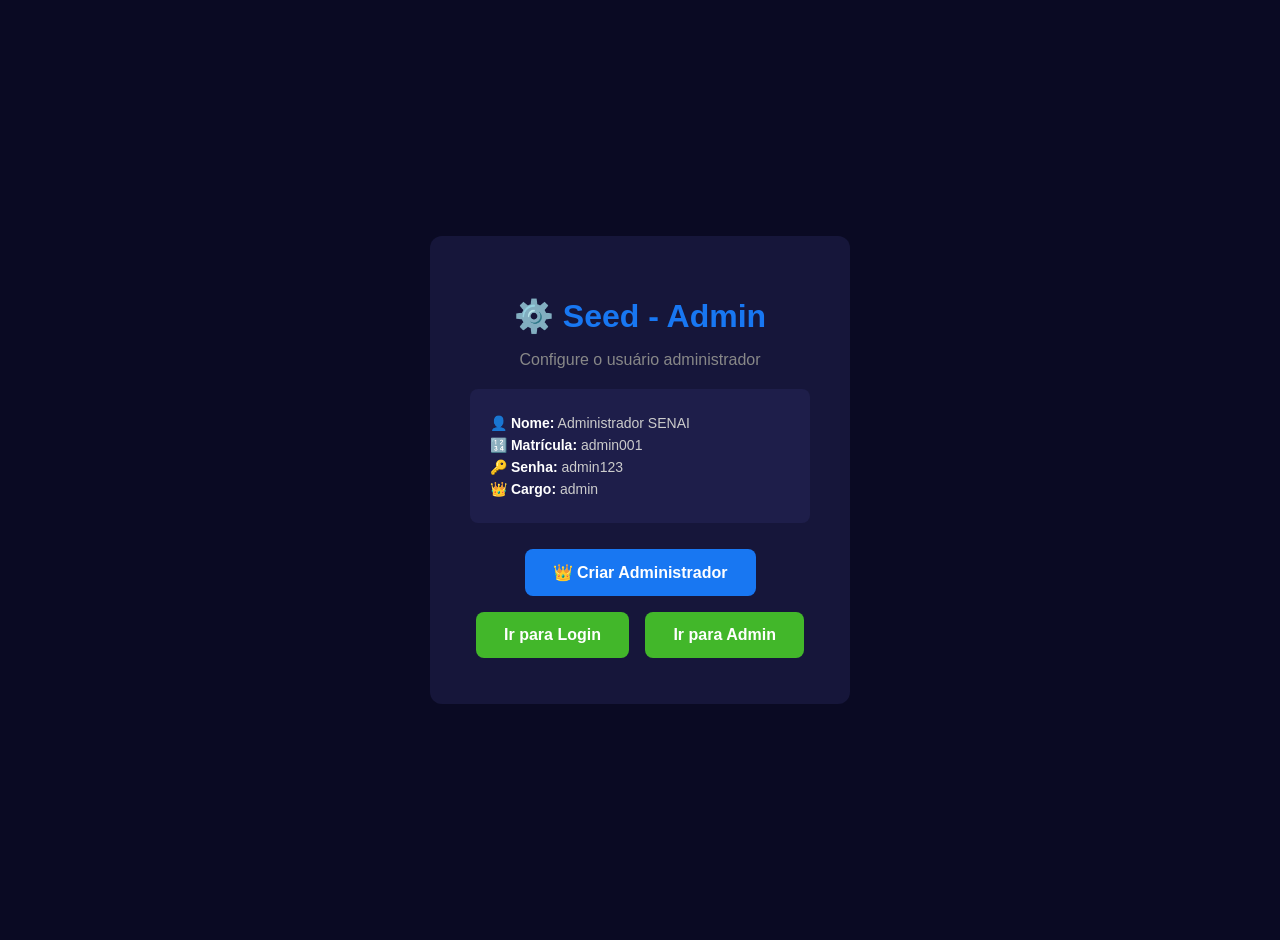
<file: conexaopro-html/seed-admin.html>
<!DOCTYPE html>
<html lang="pt-BR">
<head>
  <meta charset="UTF-8" />
  <meta name="viewport" content="width=device-width, initial-scale=1.0" />
  <title>Seed - Admin ConexãoPro</title>
  <style>
    body { font-family: Arial, sans-serif; background: #0a0a23; color: #fff; display: flex; align-items: center; justify-content: center; min-height: 100vh; margin: 0; padding: 20px; }
    .container { background: #16163a; padding: 40px; border-radius: 12px; max-width: 500px; text-align: center; }
    h1 { color: #1877f2; margin-bottom: 8px; }
    .card { background: #1e1e4a; padding: 20px; border-radius: 8px; margin: 20px 0; text-align: left; }
    .card p { margin: 6px 0; font-size: 14px; color: #ccc; }
    .card strong { color: #fff; }
    .btn { padding: 14px 28px; border: none; border-radius: 8px; font-size: 16px; font-weight: 600; cursor: pointer; transition: .2s; margin: 6px; }
    .btn-primary { background: #1877f2; color: #fff; }
    .btn-success { background: #42b72a; color: #fff; }
    .btn:hover { opacity: .9; transform: scale(1.02); }
    .msg { padding: 12px; border-radius: 6px; margin: 12px 0; font-size: 14px; }
    .msg.success { background: #1b5e20; color: #a5d6a7; }
    .msg.error { background: #b71c1c; color: #ffcdd2; }
    .hidden { display: none; }
    a { color: #1877f2; text-decoration: none; }
    a:hover { text-decoration: underline; }
  </style>
</head>
<body>
  <div class="container">
    <h1>⚙️ Seed - Admin</h1>
    <p style="color:#888;">Configure o usuário administrador</p>

    <div class="card">
      <p><strong>👤 Nome:</strong> Administrador SENAI</p>
      <p><strong>🔢 Matrícula:</strong> admin001</p>
      <p><strong>🔑 Senha:</strong> admin123</p>
      <p><strong>👑 Cargo:</strong> admin</p>
    </div>

    <button id="criarAdminBtn" class="btn btn-primary">👑 Criar Administrador</button>
    <br/>
    <a href="index.html" class="btn btn-success" style="display:inline-block;margin-top:10px;">Ir para Login</a>
    <a href="admin.html" class="btn btn-success" style="display:inline-block;">Ir para Admin</a>

    <div id="mensagem" class="msg hidden"></div>

  <script src="js/database.js"></script>
  <script>
    document.getElementById('criarAdminBtn').addEventListener('click', function () {
      var msg = document.getElementById('mensagem');

      // Verificar se já existe
      var existente = Database.usuarios.buscarPorMatricula('admin001');
      if (existente) {
        msg.className = 'msg error';
        msg.textContent = '⚠️ Administrador já existe! Use matrícula admin001, senha admin123 para logar.';
        msg.classList.remove('hidden');
        return;
      }

      // Criar admin
      var usuarios = Database.usuarios.listar();
      var admin = {
        id: Database._gerarId(),
        nome: 'Administrador SENAI',
        matricula: 'admin001',
        dataNascimento: '2000-01-01',
        cargo: 'admin',
        senha: 'admin123',
        criadoEm: Database._agora(),
      };
      usuarios.push(admin);
      Database._salvar('usuarios', usuarios);

      msg.className = 'msg success';
      msg.textContent = '✅ Administrador criado com sucesso! Use matrícula: admin001, senha: admin123';
      msg.classList.remove('hidden');

      this.textContent = '✅ Admin Criado!';
      this.disabled = true;
    });
  </script>
</body>
</html>
</｜｜DSML｜｜parameter>
</file>
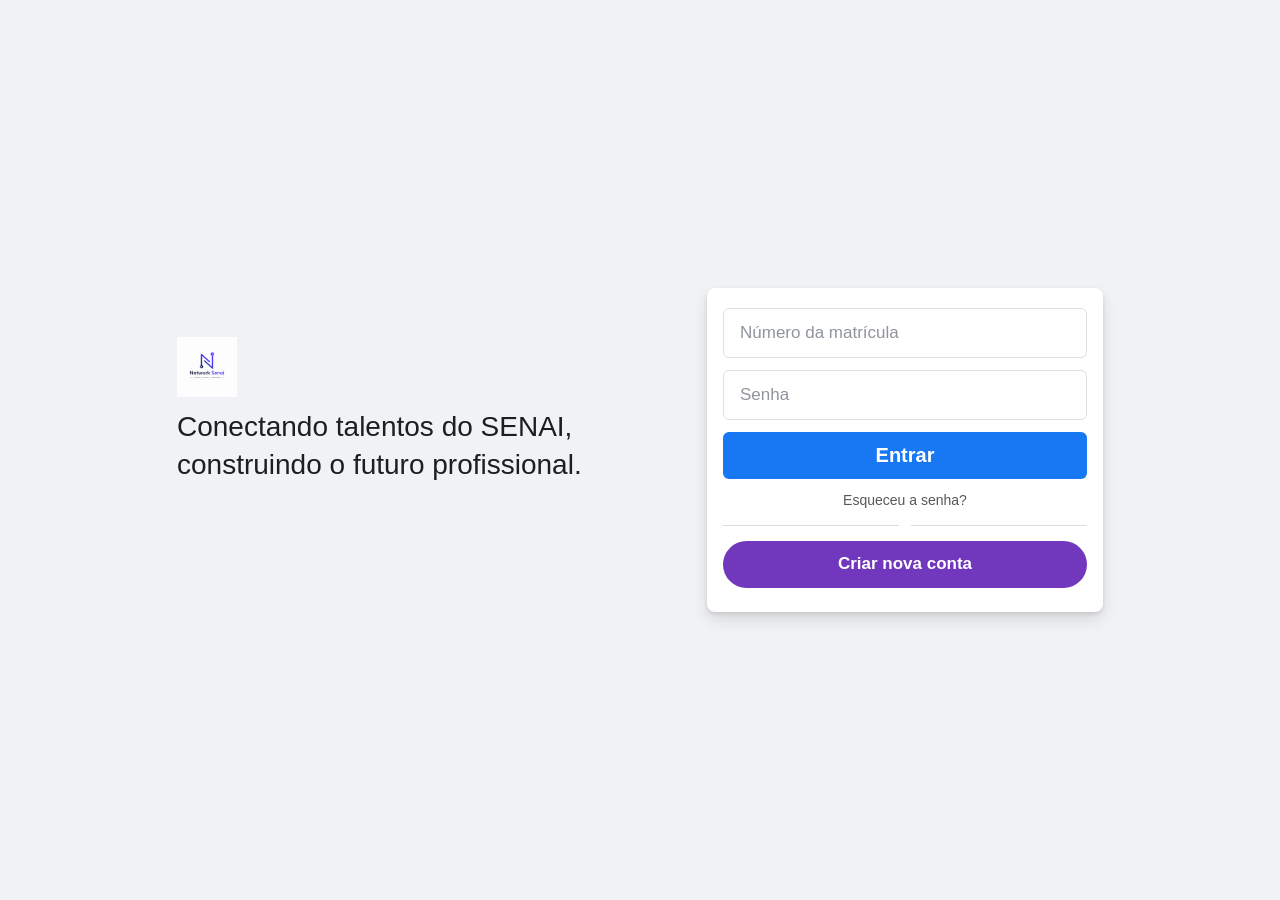
<file: conexaopro-html/vagas.html>
<!DOCTYPE html>
<html lang="pt-BR">
<head>
  <meta charset="UTF-8" />
  <meta name="viewport" content="width=device-width, initial-scale=1.0" />
  <title>ConexãoPro - Vagas</title>
  <link rel="stylesheet" href="css/style.css" />
  <style>
    .page-header { background:#fff; border-radius:8px; box-shadow:0 1px 2px rgba(0,0,0,.1); padding:16px 20px; margin-bottom:16px; display:flex; align-items:center; justify-content:space-between; flex-wrap:wrap; gap:12px; }
    .page-header h1 { font-size:22px; font-weight:700; color:#1877f2; margin:0; }
    .page-header a { padding:8px 16px; background:#1877f2; color:#fff; border-radius:6px; font-size:14px; font-weight:600; text-decoration:none; }
    .page-header a:hover { background:#166fe5; }
    .vagas-grid { display:grid; grid-template-columns:1fr 1fr; gap:16px; }
    .vaga-card { background:#fff; border-radius:8px; box-shadow:0 1px 2px rgba(0,0,0,.1); padding:24px; transition:box-shadow .2s,transform .2s; border-left:4px solid #f59e0b; }
    .vaga-card:hover { box-shadow:0 4px 12px rgba(0,0,0,.15); transform:translateY(-2px); }
    .vaga-header { display:flex; align-items:center; gap:12px; margin-bottom:8px; }
    .vaga-icon { font-size:32px; }
    .vaga-tipo-badge { display:inline-block; padding:3px 10px; border-radius:4px; font-size:11px; font-weight:600; text-transform:uppercase; }
    .vaga-tipo-badge.estagio { background:#fff3e0; color:#e65100; }
    .vaga-tipo-badge.aprendiz { background:#e8f5e9; color:#2e7d32; }
    .vaga-tipo-badge.clt { background:#e3f2fd; color:#1565c0; }
    .vaga-tipo-badge.pj { background:#f3e5f5; color:#7b1fa2; }
    .vaga-card h3 { font-size:18px; font-weight:600; color:#1c1e21; margin-bottom:4px; }
    .vaga-empresa { font-size:15px; font-weight:500; color:#1c1e21; margin-bottom:2px; }
    .vaga-local { font-size:14px; color:#606770; margin-bottom:12px; }
    .vaga-card p.descricao { font-size:14px; color:#606770; line-height:1.5; margin-bottom:16px; }
    .vaga-footer { display:flex; flex-wrap:wrap; gap:8px; align-items:center; }
    .btn-candidatar { padding:10px 24px; background:#42b72a; color:#fff; border:none; border-radius:6px; font-size:14px; font-weight:600; cursor:pointer; transition:background .2s; }
    .btn-candidatar:hover { background:#36a420; }
    .banner-vagas { background:linear-gradient(135deg,#f59e0b,#1877f2); border-radius:8px; padding:32px; color:#fff; margin-bottom:16px; text-align:center; }
    .banner-vagas h2 { font-size:26px; font-weight:700; margin-bottom:4px; }
    .banner-vagas p { font-size:15px; opacity:.9; }
    .vaga-destaque { border-left-color:#42b72a; background: linear-gradient(to right, #f0fff4, #fff); }
    @media(max-width:768px){ .vagas-grid { grid-template-columns:1fr; } }
  </style>
</head>
<body>
  <div class="feed-page">
    <header class="feed-header">
      <div class="header-inner">
        <div class="header-logo"><img src="assets/logo.png" alt="ConexãoPro" class="logo-img" /></div>
        <div class="header-actions">
          <div class="header-user-info"><p id="userNome" class="header-user-name"></p><p id="userCargo" class="header-user-cargo"></p></div>
          <div id="avatarInicial" class="header-avatar" title="Meu perfil"></div>
          <button id="sairBtn" class="btn-sair">Sair</button>
        </div>
    </header>
    <div style="max-width:900px;margin:76px auto 20px;padding:0 16px;">
      <div class="page-header">
        <h1>💼 Vagas e Oportunidades</h1>
        <a href="feed.html">← Voltar ao Feed</a>
      </div>
      <div class="banner-vagas">
        <h2>Encontre a oportunidade ideal para você</h2>
        <p>Estágios, programas de aprendizagem e vagas CLT/PJ para alunos do SENAI</p>
      </div>
      <div id="vagasContainer" class="vagas-grid"></div>
  </div>
  <script src="js/database.js"></script>
  <script>
    document.addEventListener('DOMContentLoaded', function(){
      var sessao = Database.auth.usuarioAtual();
      if(!sessao){ window.location.href='index.html'; return; }
      document.getElementById('userNome').textContent = sessao.nome;
      document.getElementById('userCargo').textContent = sessao.cargo || 'aluno';
      document.getElementById('avatarInicial').textContent = sessao.nome.charAt(0).toUpperCase();

      var container = document.getElementById('vagasContainer');
      var vagas = Database.vagasExemplo;

      for(var i=0;i<vagas.length;i++){
        var v = vagas[i];
        var tipoLower = v.tipo.toLowerCase().normalize('NFD').replace(/[\u0300-\u036f]/g, '');
        var card = document.createElement('div');
        card.className = 'vaga-card' + (i===0 ? ' vaga-destaque' : '');

        var tipoBadge = '<span class="vaga-tipo-badge '+tipoLower+'">'+escapeHtml(v.tipo)+'</span>';

        card.innerHTML =
          '<div class="vaga-header">' +
            '<div class="vaga-icon">💼</div>' +
            tipoBadge +
          '</div>' +
          '<h3>'+escapeHtml(v.titulo)+'</h3>' +
          '<div class="vaga-empresa">🏢 '+escapeHtml(v.empresa)+'</div>' +
          '<div class="vaga-local">📍 '+escapeHtml(v.local)+'</div>' +
          '<p class="descricao">'+escapeHtml(v.descricao)+'</p>' +
          '<div class="vaga-footer">' +
            '<button class="btn-candidatar" data-vaga="'+escapeHtml(v.titulo)+'" data-empresa="'+escapeHtml(v.empresa)+'">📩 Candidatar-se</button>' +
          '</div>';

        container.appendChild(card);
      }

      document.querySelectorAll('.btn-candidatar').forEach(function(btn){
        btn.addEventListener('click', function(){
          var titulo = this.getAttribute('data-vaga');
          var empresa = this.getAttribute('data-empresa');
          this.textContent = '✅ Candidatura enviada!';
          this.style.background = '#1877f2';
          this.disabled = true;
          setTimeout(function(){
            btn.textContent = '📩 Candidatar-se';
            btn.style.background = '#42b72a';
            btn.disabled = false;
          }, 3000);
        });
      });

      document.getElementById('sairBtn').addEventListener('click',function(){ Database.auth.logout(); window.location.href='index.html'; });
    });
    function escapeHtml(t){ var d=document.createElement('div'); d.textContent=t; return d.innerHTML; }
  </script>
</body>
</html>
</file>
<file: conexaopro-html/css/style.css>
/* =============================================
   CONEXÃOPRO - ESTILO FACEBOOK-LIKE
   ============================================= */

/* ========== RESET E BASE ========== */
* {
  margin: 0;
  padding: 0;
  box-sizing: border-box;
}

body {
  font-family: -apple-system, BlinkMacSystemFont, 'Segoe UI', Roboto, Helvetica, Arial, sans-serif;
  background-color: #f0f2f5;
  color: #1c1e21;
  line-height: 1.34;
  min-height: 100vh;
}

a {
  color: #1877f2;
  text-decoration: none;
}

a:hover {
  text-decoration: underline;
}

/* ========== LOADING ========== */
.loading-screen {
  position: fixed;
  top: 0;
  left: 0;
  width: 100%;
  height: 100%;
  display: flex;
  align-items: center;
  justify-content: center;
  background: #f0f2f5;
  z-index: 9999;
  font-size: 18px;
  color: #1877f2;
  font-weight: 500;
}

/* ========== LOGIN FACEBOOK-STYLE ========== */
.login-page {
  display: flex;
  align-items: center;
  justify-content: center;
  min-height: 100vh;
  padding: 20px;
  background: #f0f2f5;
  font-family: -apple-system, BlinkMacSystemFont, 'Segoe UI', Roboto, Helvetica, Arial, sans-serif;
}

.login-container {
  display: flex;
  align-items: center;
  justify-content: center;
  max-width: 980px;
  width: 100%;
  gap: 30px;
  padding: 40px 0;
}

/* ===== COLUNA ESQUERDA ===== */
.login-hero {
  flex: 1;
  max-width: 500px;
  padding-right: 32px;
  margin-bottom: 80px;
}

.login-hero-logo img {
  height: 60px;
  width: auto;
  margin-bottom: 6px;
}

.login-hero .slogan {
  font-size: 28px;
  font-weight: 400;
  color: #1c1e21;
  line-height: 1.34;
  max-width: 500px;
}

/* ===== COLUNA DIREITA - CARD ===== */
.login-card-wrapper {
  flex: 0 0 auto;
  width: 396px;
}

.login-card {
  background: #fff;
  border-radius: 8px;
  box-shadow: 0 2px 4px rgba(0,0,0,0.1), 0 8px 16px rgba(0,0,0,0.1);
  padding: 20px 16px 24px;
  text-align: center;
}

.login-form {
  display: flex;
  flex-direction: column;
  gap: 12px;
}

.input-group input {
  width: 100%;
  padding: 14px 16px;
  border: 1px solid #dddfe2;
  border-radius: 6px;
  font-size: 17px;
  font-family: inherit;
  outline: none;
  transition: border-color 0.2s;
  background: #fff;
  color: #1c1e21;
}

.input-group input:focus {
  border-color: #1877f2;
  box-shadow: 0 0 0 2px rgba(24, 119, 242, 0.2);
}

.input-group input::placeholder {
  color: #90949c;
}

.btn-login {
  width: 100%;
  padding: 12px;
  background: #1877f2;
  color: #fff;
  border: none;
  border-radius: 6px;
  font-size: 20px;
  font-weight: 700;
  font-family: inherit;
  cursor: pointer;
  transition: background 0.2s;
}

.btn-login:hover {
  background: #166fe5;
}

.btn-login:disabled {
  background: #9cbaf0;
  cursor: not-allowed;
}

.forgot-password {
  display: block;
  font-size: 14px;
  color: #55585a;
  font-weight: 500;
  margin-top: 4px 0;
  text-decoration: none;
  transition: color 0.2s;
  position: relative;
}

.forgot-password:hover {
  text-decoration: underline;
}

.login-divider {
  display: flex;
  align-items: center;
  gap: 12px;
  margin: 3px 0;
  color: #90949c;
  font-size: 13px;
  font-weight: 500;
}

.login-divider::before,
.login-divider::after {
  content: '';
  flex: 1;
  height: 1px;
  background: #dadde1;
}

.btn-create-account {
  padding: 12px 20px;
  background: #7137bd;
  color: #fff;
  border: none;
  border-radius: 36px;
  font-size: 17px;
  font-weight: 600;
  font-family: inherit;
  cursor: pointer;
  transition: background 0.2s;
  text-decoration: none;
  display: inline-block;
}

.btn-create-account:hover {
  background: #36a420;
}

.error-message {
  background: #ffebee;
  color: #c62828;
  padding: 10px 14px;
  border-radius: 6px;
  font-size: 13px;
  text-align: left;
  display: none;
}

/* ===== RESPONSIVIDADE ===== */
@media (max-width: 900px) {
  .login-container {
    flex-direction: column;
    gap: 0;
    padding: 20px 0;
  }

  .login-hero {
    max-width: 100%;
    text-align: center;
    padding-right: 0;
    margin-bottom: 20px;
  }

  .login-hero .slogan {
    font-size: 24px;
  }

  .login-card-wrapper {
    width: 100%;
    max-width: 396px;
  }
}

@media (max-width: 480px) {
  .login-card-wrapper {
    width: 100%;
    max-width: 100%;
  }
  
  .login-card {
    box-shadow: none;
    padding: 16px 12px;
  }
}

/* ========== CADASTRO ========== */
.cadastro-page {
  display: flex;
  align-items: center;
  justify-content: center;
  min-height: 100vh;
  padding: 20px;
  background: #f0f2f5;
}

.cadastro-card {
  width: 100%;
  max-width: 400px;
  background: #fff;
  border-radius: 8px;
  box-shadow: 0 2px 4px rgba(0, 0, 0, 0.1), 0 8px 16px rgba(0, 0, 0, 0.1);
  padding: 30px 20px;
  text-align: center;
}

.cadastro-header h1 {
  font-size: 35px;
  font-weight: 700;
  color: #1877f2;
  margin-bottom: 4px;
  font-family: "Nunito", sans-serif;
}

.logo-img {
  display: block;
  height: 40px;
  width: auto;
  cursor: pointer;
}

.logo-img-small {
  height: 32px;
  width: auto;
}

.login-logo-img {
  display: block;
  height: 64px;
  width: auto;
  margin: 0 auto 8px;
}

.header-logo {
  display: flex;
  align-items: center;
}

.cadastro-header p {
  color: #606770;
  font-size: 14px;
  margin-bottom: 20px;
}

.cadastro-form {
  display: flex;
  flex-direction: column;
  gap: 12px;
}

.form-group {
  text-align: left;
}

.form-group label {
  display: block;
  font-size: 13px;
  font-weight: 500;
  color: #606770;
  margin-bottom: 4px;
}

.form-group input {
  width: 100%;
  padding: 12px 14px;
  border: 1px solid #dddfe2;
  border-radius: 6px;
  font-size: 15px;
  outline: none;
  transition: border-color 0.2s;
  background: #fff;
  color: #1c1e21;
}

.form-group input:focus {
  border-color: #1877f2;
  box-shadow: 0 0 0 2px rgba(24, 119, 242, 0.2);
}

.form-group input::placeholder {
  color: #90949c;
}

.btn-primary {
  width: 100%;
  padding: 12px;
  background: #1877f2;
  color: #fff;
  border: none;
  border-radius: 6px;
  font-size: 16px;
  font-weight: 600;
  cursor: pointer;
  transition: background 0.2s;
  margin-top: 4px;
}

.btn-primary:hover {
  background: #166fe5;
}

.btn-primary:disabled {
  background: #9cbaf0;
  cursor: not-allowed;
}

.success-message {
  background: #e8f5e9;
  color: #2e7d32;
  padding: 10px 14px;
  border-radius: 6px;
  font-size: 13px;
  text-align: left;
}

.login-footer {
  margin-top: 20px;
  font-size: 14px;
  color: #606770;
  border-top: 1px solid #dadde1;
  padding-top: 20px;
}

.login-footer a {
  color: #1877f2;
  font-weight: 600;
}

/* ========== FEED - HEADER ========== */
.feed-page {
  min-height: 100vh;
  background: #f0f2f5;
}

.feed-header {
  position: fixed;
  top: 0;
  left: 0;
  right: 0;
  height: 56px;
  background: #fff;
  border-bottom: 1px solid #dadde1;
  z-index: 100;
  box-shadow: 0 2px 4px rgba(0, 0, 0, 0.08);
}

.header-inner {
  max-width: 1200px;
  margin: 0 auto;
  height: 100%;
  display: flex;
  align-items: center;
  justify-content: space-between;
  padding: 0 16px;
}

.header-logo h1 {
  font-size: 24px;
  font-weight: 700;
  color: #1877f2;
  cursor: pointer;
}

.header-search {
  display: flex;
  align-items: center;
  background: #f0f2f5;
  border-radius: 24px;
  padding: 8px 14px;
  width: 240px;
}

.header-search .search-icon {
  font-size: 14px;
  margin-right: 8px;
}

.search-input {
  border: none;
  background: transparent;
  outline: none;
  font-size: 14px;
  width: 100%;
  color: #1c1e21;
}

.header-actions {
  display: flex;
  align-items: center;
  gap: 12px;
}

.header-user-info {
  text-align: right;
}

.header-user-name {
  font-size: 14px;
  font-weight: 600;
  color: #1c1e21;
}

.header-user-cargo {
  font-size: 12px;
  color: #606770;
  text-transform: capitalize;
}

.header-avatar {
  width: 40px;
  height: 40px;
  border-radius: 50%;
  background: #1877f2;
  color: #fff;
  display: flex;
  align-items: center;
  justify-content: center;
  font-weight: 700;
  font-size: 16px;
  cursor: pointer;
  flex-shrink: 0;
}

.btn-sair {
  padding: 8px 16px;
  background: transparent;
  color: #c62828;
  border: 1px solid #c62828;
  border-radius: 6px;
  font-size: 13px;
  font-weight: 600;
  cursor: pointer;
  transition: all 0.2s;
}

.btn-sair:hover {
  background: #c62828;
  color: #fff;
}

/* ========== FEED - GRID ========== */
.feed-grid {
  max-width: 1200px;
  margin: 0 auto;
  padding: 76px 16px 20px;
  display: grid;
  grid-template-columns: 280px 1fr 300px;
  gap: 16px;
}

/* ========== SIDEBAR ESQUERDA ========== */
.sidebar-left-panel {
  position: sticky;
  top: 76px;
  height: calc(100vh - 96px);
  overflow-y: auto;
}

.sidebar-left-panel::-webkit-scrollbar {
  width: 0;
}

.sidebar-card {
  background: #fff;
  border-radius: 8px;
  box-shadow: 0 1px 2px rgba(0, 0, 0, 0.1);
  padding: 16px;
  margin-bottom: 16px;
}

.sidebar-card h2 {
  font-size: 16px;
  font-weight: 600;
  color: #606770;
  margin-bottom: 12px;
  text-transform: uppercase;
  letter-spacing: 0.5px;
}

.profile-mini {
  display: flex;
  align-items: center;
  gap: 12px;
  padding-bottom: 12px;
  margin-bottom: 12px;
  border-bottom: 1px solid #dadde1;
}

.side-avatar {
  width: 44px;
  height: 44px;
  border-radius: 50%;
  background: #1877f2;
  color: #fff;
  display: flex;
  align-items: center;
  justify-content: center;
  font-weight: 700;
  font-size: 18px;
  flex-shrink: 0;
}

.side-nome {
  font-size: 14px;
  font-weight: 600;
  color: #1c1e21;
}

.side-cargo {
  font-size: 12px;
  color: #606770;
  text-transform: capitalize;
}

.nav-menu {
  display: flex;
  flex-direction: column;
  gap: 2px;
}

.nav-btn {
  display: flex;
  align-items: center;
  gap: 12px;
  padding: 10px 12px;
  border: none;
  background: transparent;
  border-radius: 6px;
  font-size: 14px;
  font-weight: 500;
  color: #1c1e21;
  cursor: pointer;
  transition: background 0.2s;
  text-align: left;
  width: 100%;
}

.nav-btn span {
  font-size: 20px;
  width: 28px;
  text-align: center;
}

.nav-btn:hover {
  background: #f0f2f5;
}

.nav-btn.active {
  background: #e7f3ff;
  color: #1877f2;
  font-weight: 600;
}

/* ========== CONTEÚDO PRINCIPAL ========== */
.feed-content {
  min-height: 500px;
}

.tab-content {
  display: none;
}

.tab-content.active-tab {
  display: block;
}

/* ========== PUBLICAR CARD ========== */
.publish-card {
  background: #fff;
  border-radius: 8px;
  box-shadow: 0 1px 2px rgba(0, 0, 0, 0.1);
  padding: 16px;
  margin-bottom: 16px;
}

.publish-area {
  display: flex;
  gap: 12px;
}

.publish-avatar {
  width: 40px;
  height: 40px;
  border-radius: 50%;
  background: #1877f2;
  color: #fff;
  display: flex;
  align-items: center;
  justify-content: center;
  font-weight: 700;
  font-size: 16px;
  flex-shrink: 0;
}

.publish-input-area {
  flex: 1;
}

.publish-textarea {
  width: 100%;
  border: none;
  outline: none;
  resize: none;
  font-size: 14px;
  font-family: inherit;
  color: #1c1e21;
  background: transparent;
  padding: 4px 0;
  min-height: 40px;
}

.publish-textarea::placeholder {
  color: #90949c;
}

.publish-actions-bar {
  display: flex;
  align-items: center;
  justify-content: space-between;
  padding-top: 12px;
  margin-top: 8px;
  border-top: 1px solid #dadde1;
}

.publish-icons {
  display: flex;
  gap: 12px;
  font-size: 18px;
  cursor: pointer;
}

.publish-icons span {
  cursor: pointer;
  transition: transform 0.2s;
}

.publish-icons span:hover {
  transform: scale(1.2);
}

.publish-error {
  background: #ffebee;
  color: #c62828;
  padding: 8px 12px;
  border-radius: 6px;
  font-size: 13px;
  margin-top: 8px;
}

.btn-publicar {
  padding: 8px 20px;
  background: #1877f2;
  color: #fff;
  border: none;
  border-radius: 6px;
  font-size: 14px;
  font-weight: 600;
  cursor: pointer;
  transition: background 0.2s;
}

.btn-publicar:hover {
  background: #166fe5;
}

.btn-publicar:disabled {
  background: #9cbaf0;
  cursor: not-allowed;
}

/* ========== POSTS - Horizontal Layout ========== */
.posts-feed {
  display: flex;
  flex-direction: row;
  flex-wrap: wrap;
  gap: 16px;
  width: initial;
}

.posts-feed > .post-card {
  flex: 1 1 300px;
  max-width: 100%;
}

.posts-feed > .empty-feed {
  flex: 1 1 100%;
}

.post-card {
  background: #fff;
  border-radius: 8px;
  box-shadow: 0 1px 2px rgba(0, 0, 0, 0.1);
  padding: 16px;
}

.post-header {
  display: flex;
  align-items: center;
  gap: 12px;
  margin-bottom: 12px;
}

.post-avatar {
  width: 40px;
  height: 40px;
  border-radius: 50%;
  background: #1877f2;
  color: #fff;
  display: flex;
  align-items: center;
  justify-content: center;
  font-weight: 700;
  font-size: 16px;
  flex-shrink: 0;
}

.post-author {
  font-size: 14px;
  font-weight: 600;
  color: #1c1e21;
}

.post-meta {
  font-size: 12px;
  color: #606770;
}

.post-body {
  font-size: 15px;
  line-height: 1.5;
  color: #1c1e21;
  white-space: pre-wrap;
  margin-bottom: 12px;
}

.post-stats-bar {
  display: flex;
  gap: 24px;
  padding: 8px 0;
  border-top: 1px solid #dadde1;
  border-bottom: 1px solid #dadde1;
  margin-bottom: 4px;
  font-size: 14px;
  color: #606770;
}

.post-actions {
  display: flex;
  gap: 4px;
  padding-top: 4px;
}

.post-action-btn {
  flex: 1;
  padding: 8px;
  background: transparent;
  border: none;
  border-radius: 4px;
  font-size: 14px;
  font-weight: 500;
  color: #606770;
  cursor: pointer;
  transition: background 0.2s;
}

.post-action-btn:hover {
  background: #f0f2f5;
  color: #1c1e21;
}

.empty-feed {
  background: #fff;
  border-radius: 8px;
  box-shadow: 0 1px 2px rgba(0, 0, 0, 0.1);
  padding: 40px 20px;
  text-align: center;
  color: #606770;
  font-size: 14px;
}

/* ========== SEÇÃO HEADER (Cursos, Projetos, Vagas) ========== */
.section-header {
  background: #fff;
  border-radius: 8px;
  box-shadow: 0 1px 2px rgba(0, 0, 0, 0.1);
  padding: 20px;
  margin-bottom: 16px;
}

.section-header h2 {
  font-size: 22px;
  font-weight: 700;
  color: #1c1e21;
  margin-bottom: 4px;
}

.section-header p {
  font-size: 14px;
  color: #606770;
}

/* ========== CARD GRID ========== */
.card-grid {
  display: grid;
  grid-template-columns: 1fr 1fr;
  gap: 16px;
}

.info-card {
  background: #fff;
  border-radius: 8px;
  box-shadow: 0 1px 2px rgba(0, 0, 0, 0.1);
  padding: 20px;
  transition: box-shadow 0.2s, transform 0.2s;
}

.info-card:hover {
  box-shadow: 0 4px 12px rgba(0, 0, 0, 0.15);
  transform: translateY(-2px);
}

.info-card-icon {
  font-size: 32px;
  margin-bottom: 12px;
}

.info-card-title {
  font-size: 16px;
  font-weight: 600;
  color: #1c1e21;
  margin-bottom: 8px;
}

.info-card-desc {
  font-size: 14px;
  color: #606770;
  line-height: 1.4;
  margin-bottom: 12px;
}

.info-card-footer {
  display: flex;
  flex-wrap: wrap;
  gap: 8px;
  align-items: center;
}

.info-tag {
  display: inline-block;
  padding: 4px 10px;
  background: #e7f3ff;
  color: #1877f2;
  border-radius: 4px;
  font-size: 12px;
  font-weight: 500;
}

.curso-tag {
  background: #e8f5e9;
  color: #24618a;
}

/* ========== VAGAS ========== */
.vaga-card {
  border-left: 4px solid #1877f2;
}

.vaga-header {
  display: flex;
  align-items: center;
  gap: 12px;
  margin-bottom: 8px;
}

.vaga-tipo {
  display: inline-block;
  padding: 3px 8px;
  border-radius: 4px;
  font-size: 11px;
  font-weight: 600;
  text-transform: uppercase;
}

.vaga-tipo.estagio {
  background: #fff3e0;
  color: #e65100;
}

.vaga-tipo.aprendiz {
  background: #e8f5e9;
  color: #2e7d32;
}

.vaga-tipo.clt {
  background: #e3f2fd;
  color: #1565c0;
}

.vaga-tipo.pj {
  background: #f3e5f5;
  color: #7b1fa2;
}

.vaga-empresa {
  font-size: 14px;
  font-weight: 500;
  color: #1c1e21;
  margin-bottom: 2px;
}

.vaga-local {
  font-size: 13px;
  color: #606770;
  margin-bottom: 10px;
}

.btn-candidatar {
  padding: 8px 20px;
  background: #42b72a;
  color: #fff;
  border: none;
  border-radius: 6px;
  font-size: 13px;
  font-weight: 600;
  cursor: pointer;
  transition: background 0.2s;
}

.btn-candidatar:hover {
  background: #36a420;
}

/* ========== PERFIL ========== */
.profile-card {
  background: #fff;
  border-radius: 8px;
  box-shadow: 0 1px 2px rgba(0, 0, 0, 0.1);
  overflow: hidden;
}

.profile-cover {
  height: 200px;
  background: linear-gradient(135deg, #1877f2, #42b72a);
}

.profile-info {
  text-align: center;
  padding: 0 20px 20px;
  margin-top: -40px;
}

.perfil-avatar-large {
  width: 80px;
  height: 80px;
  border-radius: 50%;
  background: #1877f2;
  color: #fff;
  display: flex;
  align-items: center;
  justify-content: center;
  font-weight: 700;
  font-size: 32px;
  margin: 0 auto 12px;
  border: 4px solid #fff;
  box-shadow: 0 2px 4px rgba(0, 0, 0, 0.1);
}

.profile-info h2 {
  font-size: 22px;
  font-weight: 700;
  color: #1c1e21;
  margin-bottom: 2px;
}

.profile-info p {
  font-size: 14px;
  color: #606770;
  margin-bottom: 2px;
}

.perfil-detail {
  font-size: 13px !important;
  color: #90949c !important;
}

.perfil-stats {
  display: flex;
  justify-content: center;
  gap: 32px;
  margin-top: 16px;
  padding: 12px 0;
  border-top: 1px solid #dadde1;
  border-bottom: 1px solid #dadde1;
}

.stat-item {
  text-align: center;
  font-size: 14px;
  color: #606770;
}

.stat-item strong {
  display: block;
  font-size: 18px;
  color: #1c1e21;
}

.profile-bio {
  padding: 20px;
}

.profile-bio h3 {
  font-size: 16px;
  font-weight: 600;
  margin-bottom: 8px;
  color: #1c1e21;
}

.profile-bio p {
  font-size: 14px;
  color: #606770;
  line-height: 1.5;
}

.profile-posts {
  padding: 20px;
  border-top: 1px solid #dadde1;
}

.profile-posts h3 {
  font-size: 16px;
  font-weight: 600;
  margin-bottom: 12px;
  color: #1c1e21;
}

.perfil-post-item {
  padding: 12px;
  background: #f0f2f5;
  border-radius: 8px;
  margin-bottom: 8px;
}

.perfil-post-content {
  font-size: 14px;
  color: #1c1e21;
  margin-bottom: 4px;
}

.perfil-post-meta {
  font-size: 12px;
  color: #606770;
}

/* ========== SIDEBAR DIREITA ========== */
.sidebar-right-panel {
  position: sticky;
  top: 76px;
  height: calc(100vh - 96px);
  overflow-y: auto;
}

.sidebar-right-panel::-webkit-scrollbar {
  width: 0;
}

.highlights {
  display: flex;
  flex-direction: column;
  gap: 12px;
}

.highlight-card {
  padding: 14px;
  background: #f0f2f5;
  border-radius: 8px;
  cursor: pointer;
  transition: background 0.2s;
}

.highlight-card:hover {
  background: #e4e6e9;
}

.highlight-card p:last-child {
  font-size: 13px;
  color: #606770;
  margin-top: 4px;
}

.highlight-card-title {
  font-size: 14px;
  font-weight: 600;
  margin-bottom: 2px;
}

.highlight-card-title.blue { color: #1877f2; }
.highlight-card-title.green { color: #42b72a; }
.highlight-card-title.amber { color: #f59e0b; }

/* ========== ÚLTIMOS ALUNOS ========== */
.alunos-list {
  display: flex;
  flex-direction: column;
  gap: 8px;
}

.aluno-item {
  display: flex;
  align-items: center;
  gap: 10px;
  padding: 8px;
  border-radius: 6px;
  transition: background 0.2s;
}

.aluno-item:hover {
  background: #f0f2f5;
}

.aluno-avatar-small {
  width: 36px;
  height: 36px;
  border-radius: 50%;
  background: #1877f2;
  color: #fff;
  display: flex;
  align-items: center;
  justify-content: center;
  font-weight: 700;
  font-size: 14px;
  flex-shrink: 0;
}

.aluno-nome {
  font-size: 13px;
  font-weight: 500;
  color: #1c1e21;
}

.aluno-cargo-small {
  font-size: 11px;
  color: #606770;
  text-transform: capitalize;
}

.text-muted {
  color: #90949c;
  font-size: 13px;
}

/* ========== RESPONSIVIDADE ========== */
@media (max-width: 1024px) {
  .feed-grid {
    grid-template-columns: 1fr;
  }

  .sidebar-left-panel, .sidebar-right-panel {
    display: none;
  }

  .card-grid {
    grid-template-columns: 1fr;
  }

  .header-search {
    display: none;
  }
}

@media (max-width: 768px) {
  .header-user-info {
    display: none;
  }

  .feed-grid {
    padding: 76px 8px 20px;
  }

  .card-grid {
    grid-template-columns: 1fr;
  }
}
</file>
